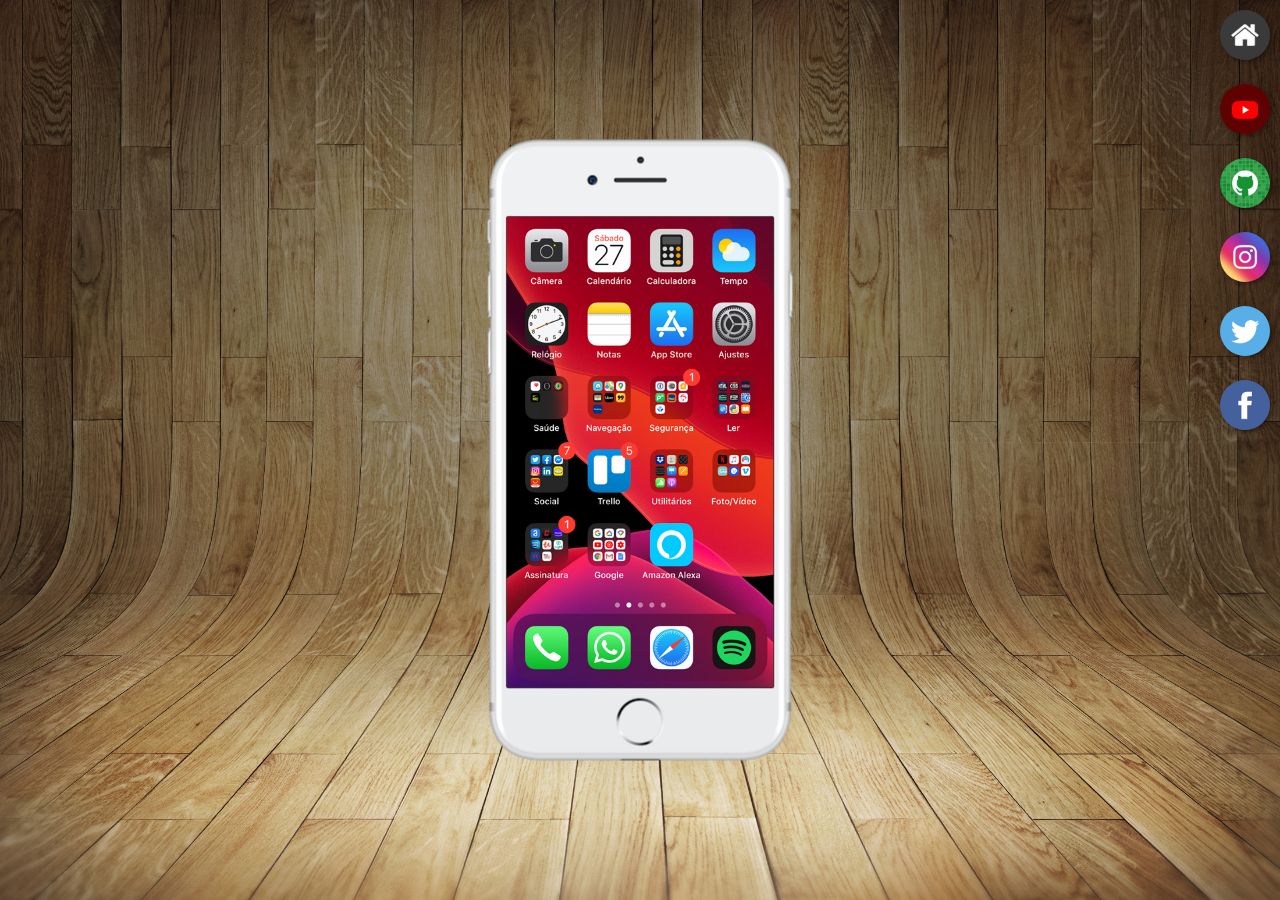
<file: index.html>
<!DOCTYPE html>
<html lang="pt-br">
<head>
    <meta charset="UTF-8">
    <meta name="viewport" content="width=device-width, initial-scale=1.0">
    <title>Projeto Redes Sociais</title>
    <link rel="shortcut icon" href="favicon.ico" type="image/x-icon">
    <link rel="stylesheet" href="estilos/style.css">
</head>
<body>
    
    <main>
        <section id="telefone">
            <iframe src="home.html" name="tela" id="tela"  frameborder="0"></iframe>            
        </section>

        <section id="redes-sociais">
           <a href="home.html" target="tela"><img src="imagens/logo-home.jpg" alt="home"></a><br>
           <a href="youtube.html" target="tela"><img src="imagens/logo-youtube.jpg" alt="YouTube"></a><br>
           <a href="github.html" target="tela"><img src="imagens/logo-github.jpg" alt="GitHub"></a><br>
           <a href="instagram.html" target="tela"><img src="imagens/logo-instagram.jpg" alt="Instagram"></a><br>
           <a href="twitter.html" target="tela"><img src="imagens/logo-twitter.jpg" alt="Twitter"></a><br>
           <a href="facebook.html" target="tela"><img src="imagens/logo-facebook.jpg" alt="Facebook"></a><br>

        </section>
    </main>
</body>
</html>
</file>
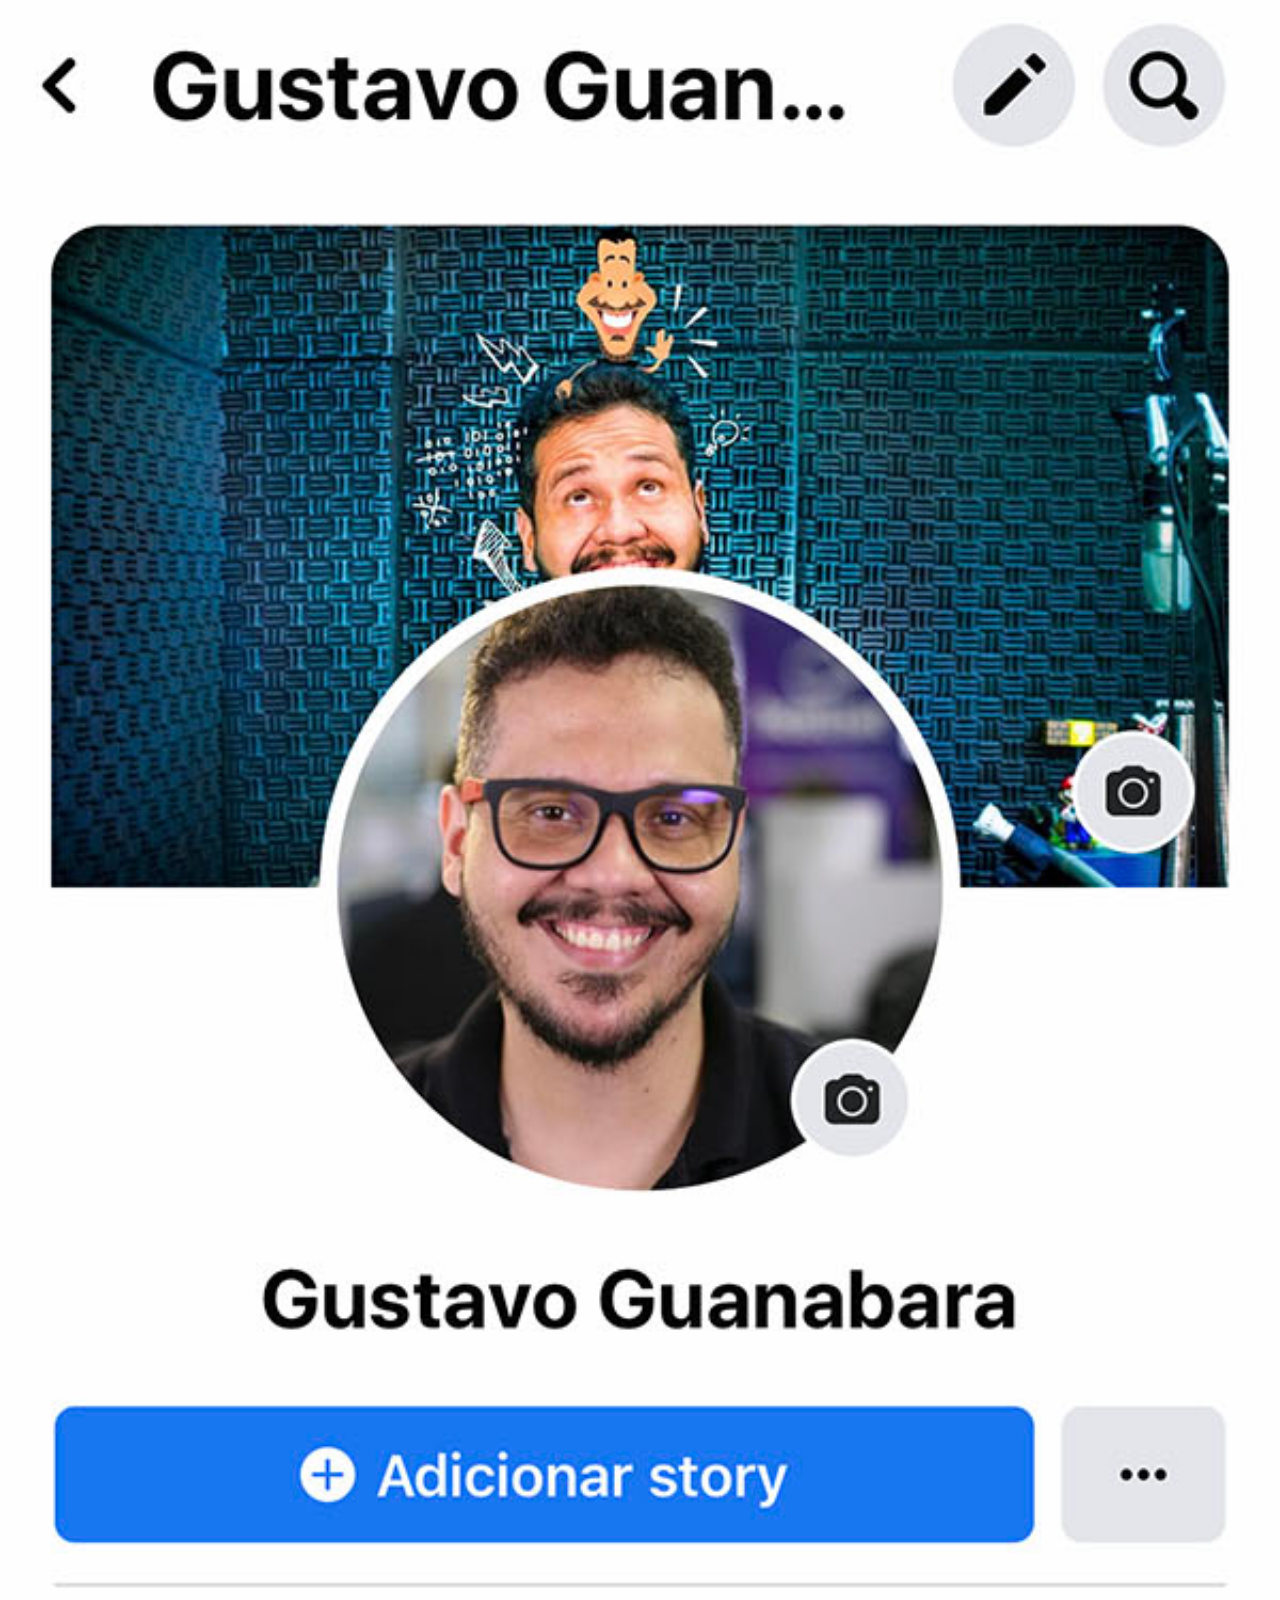
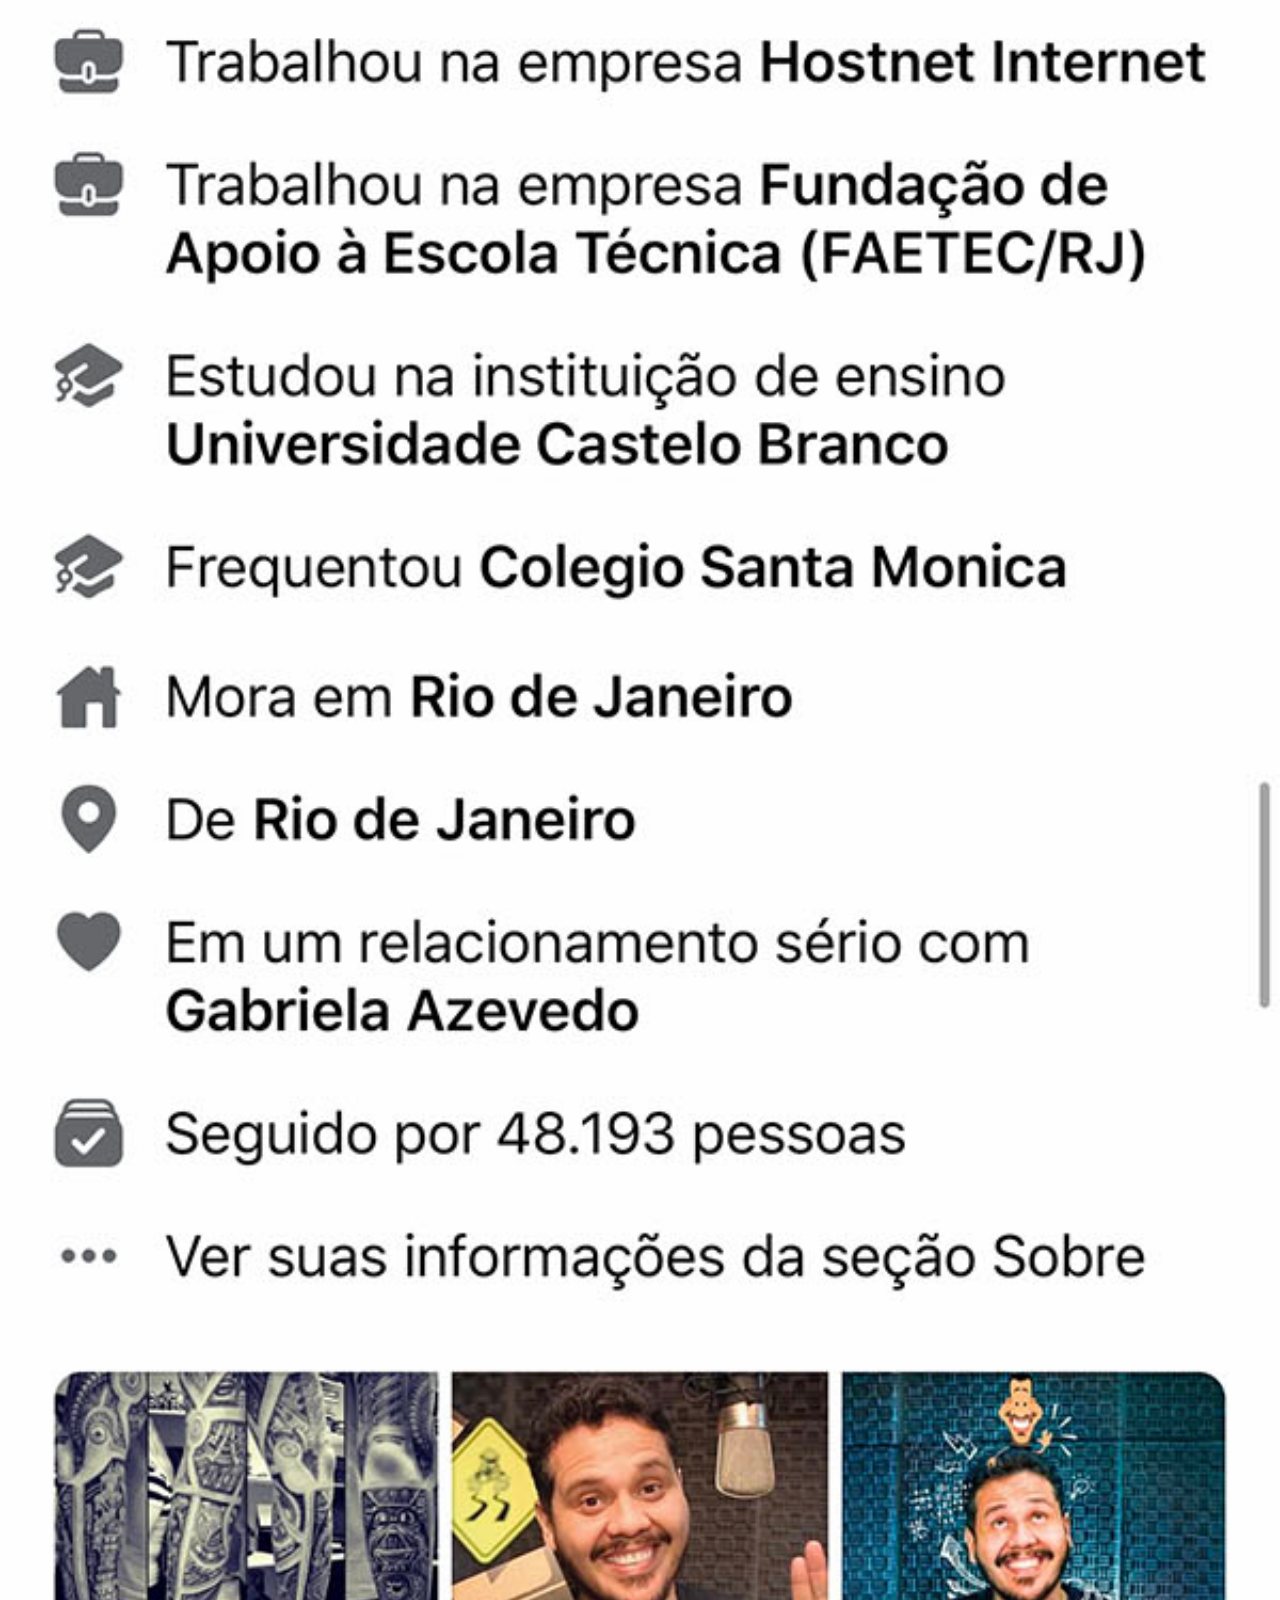
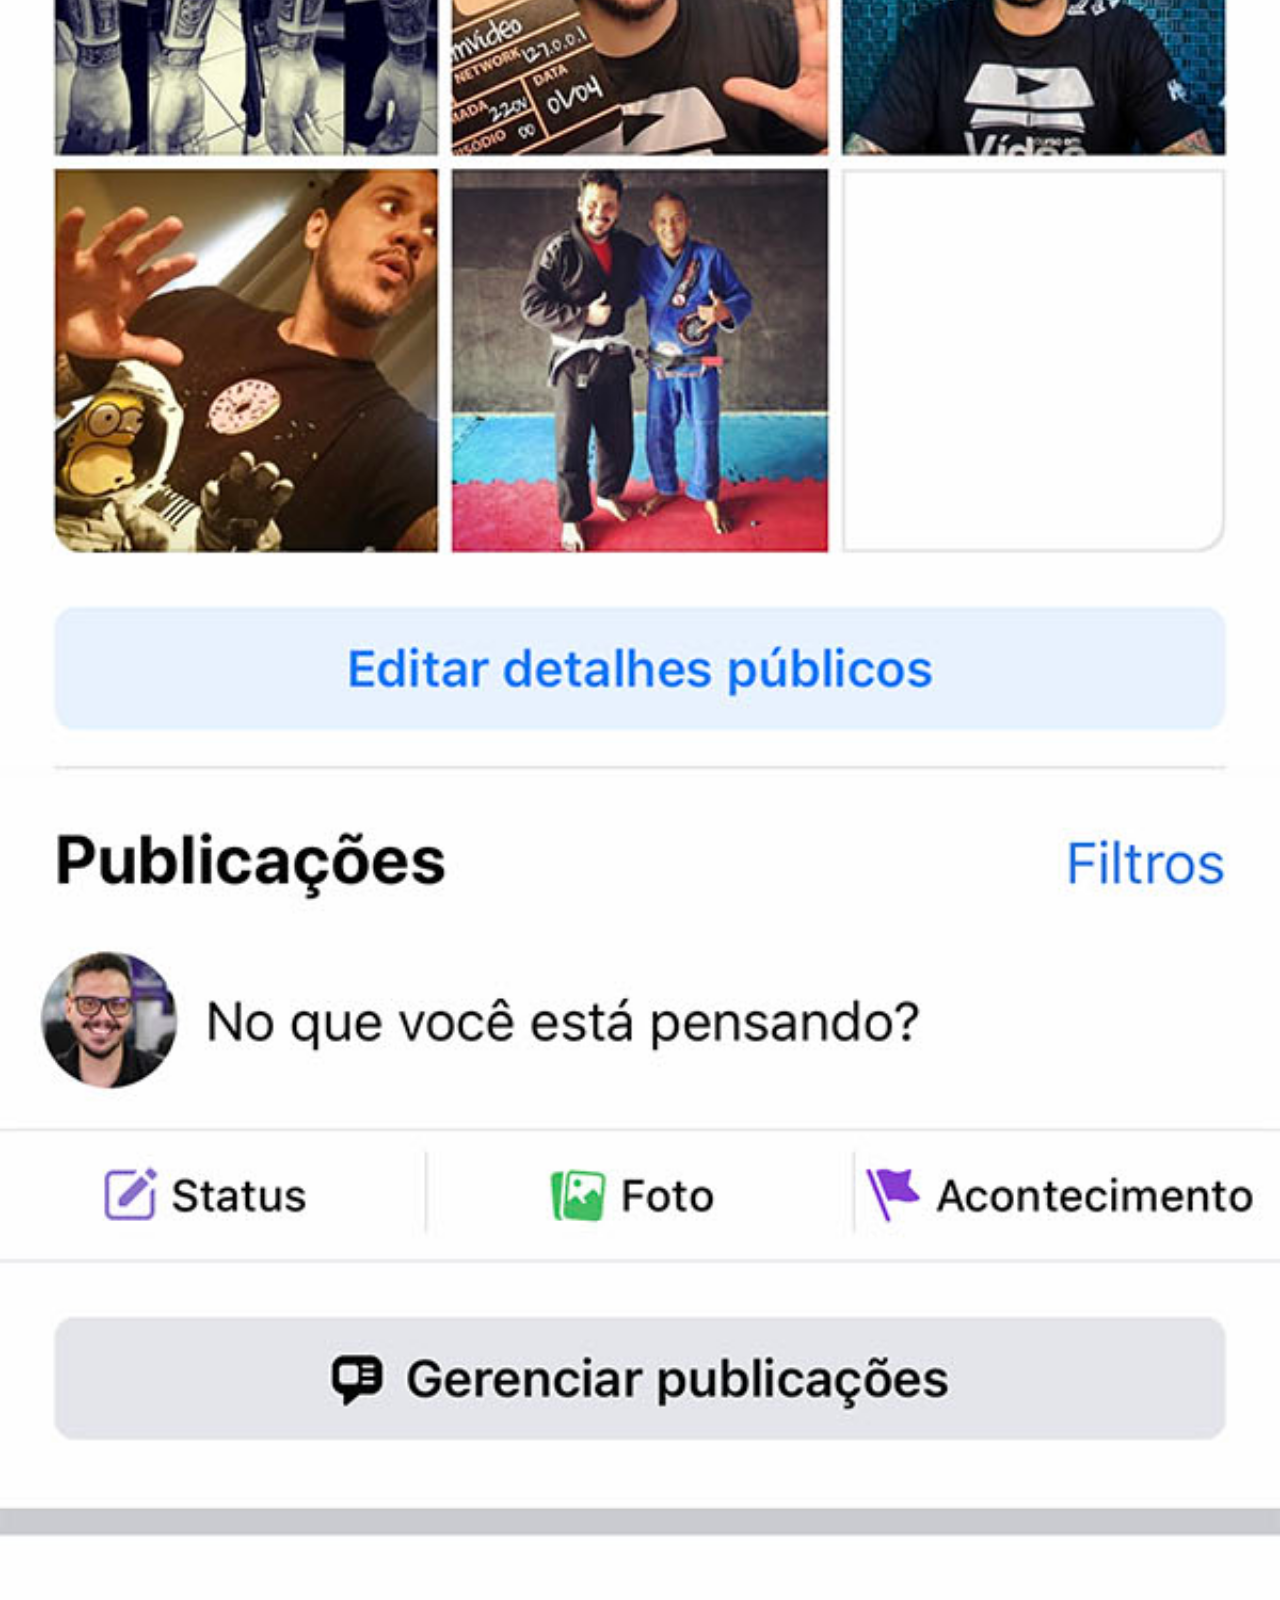
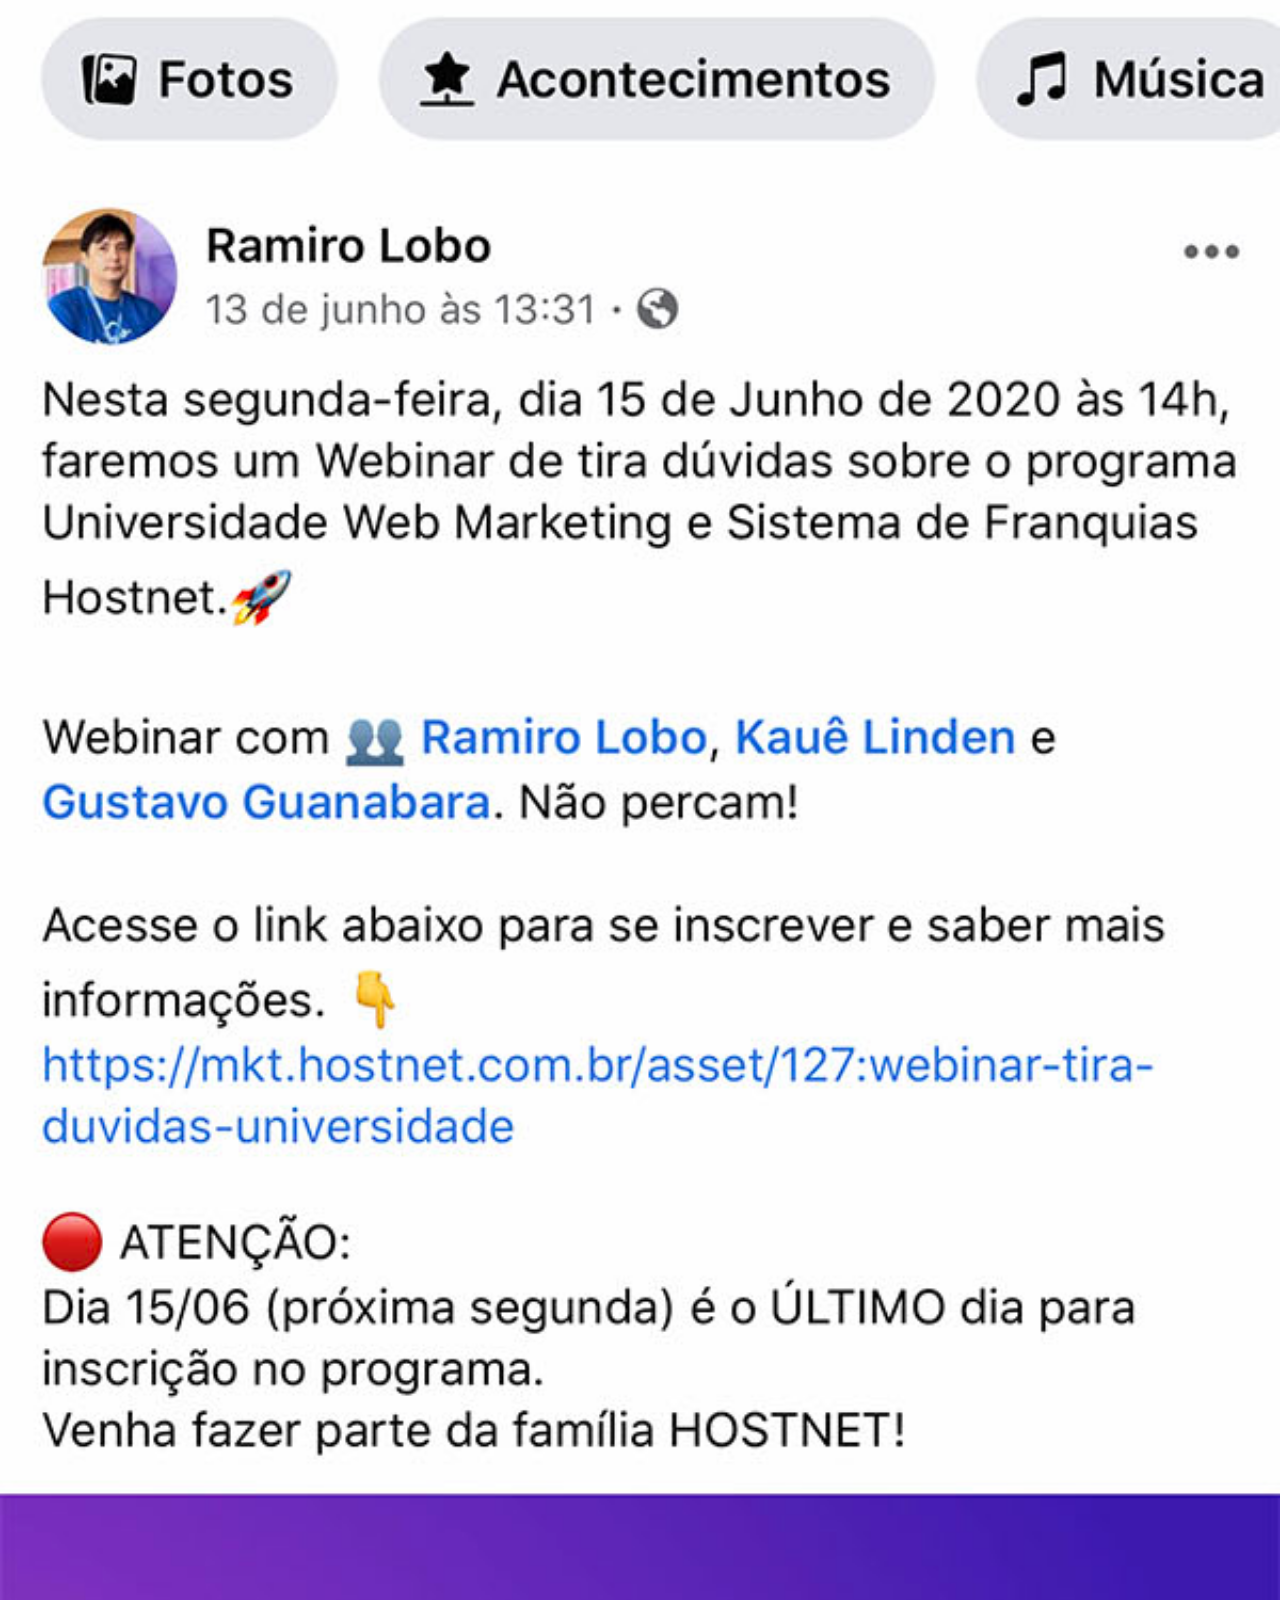
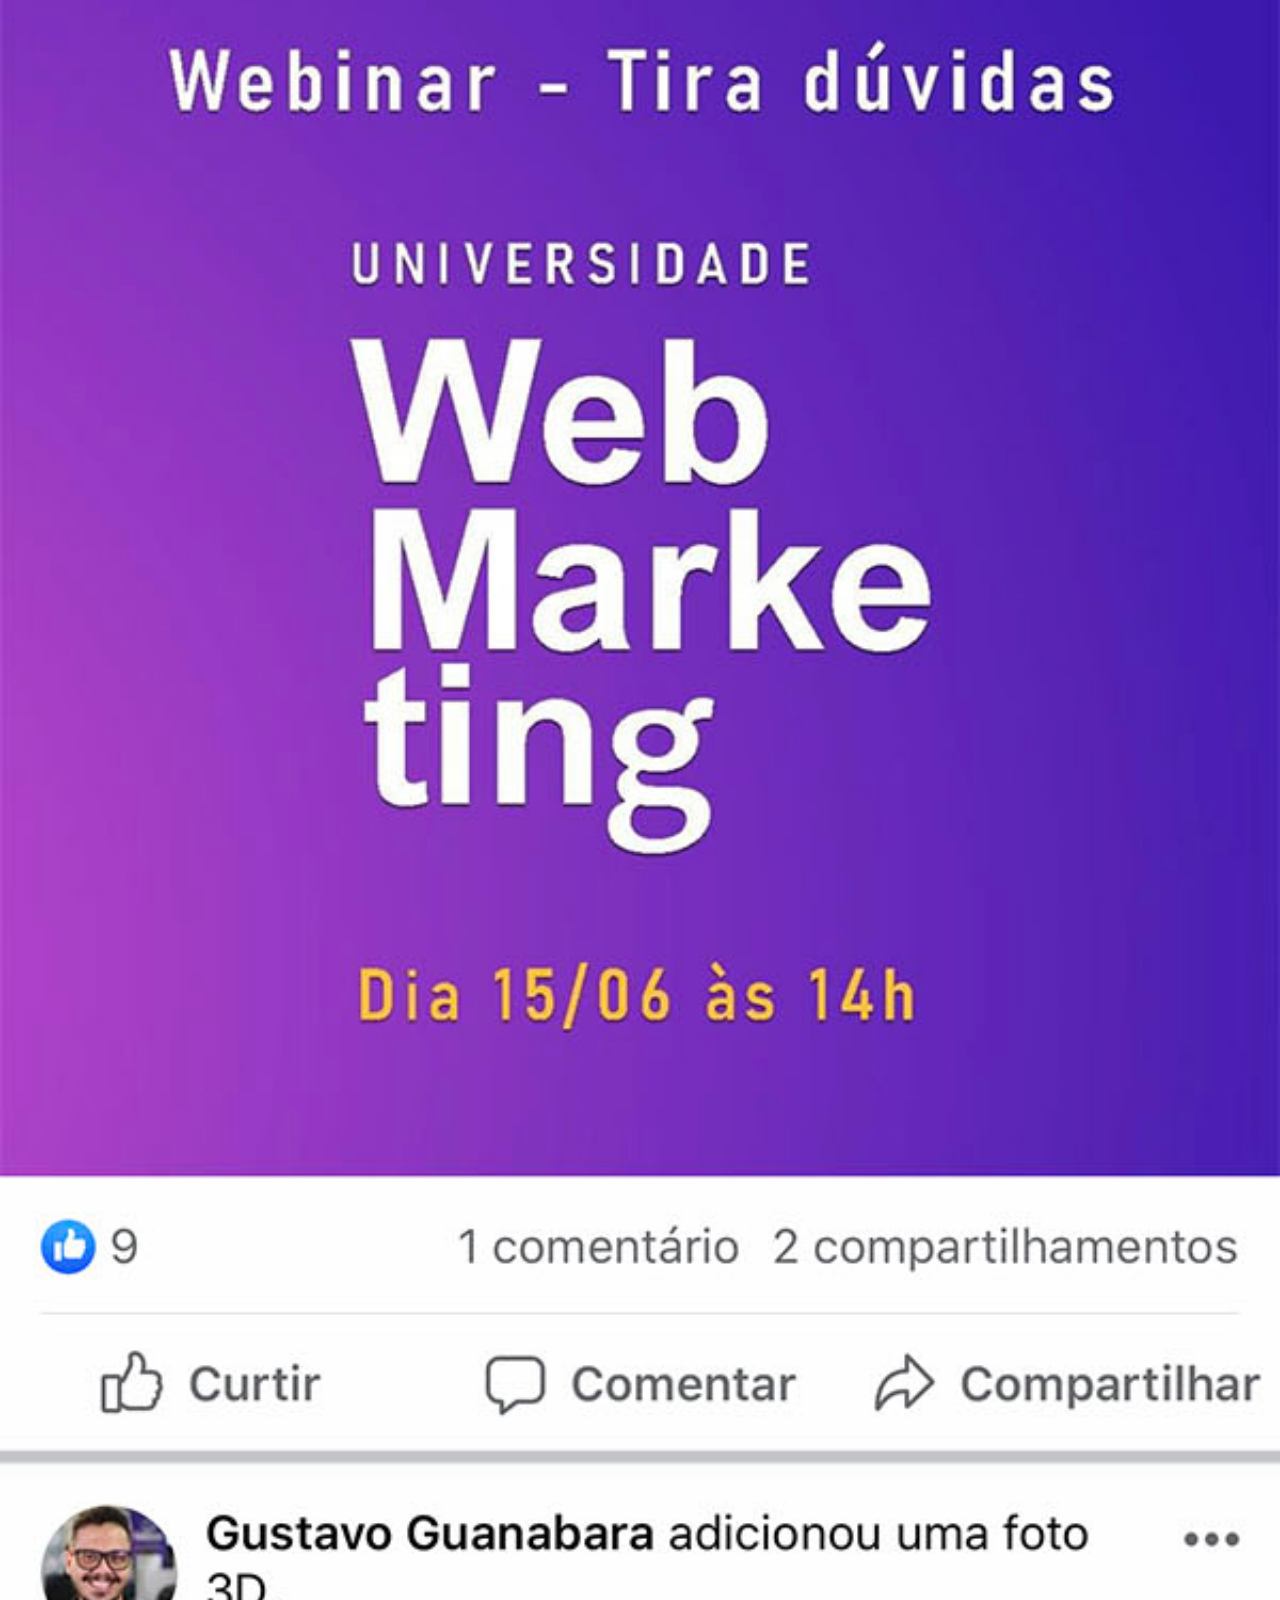
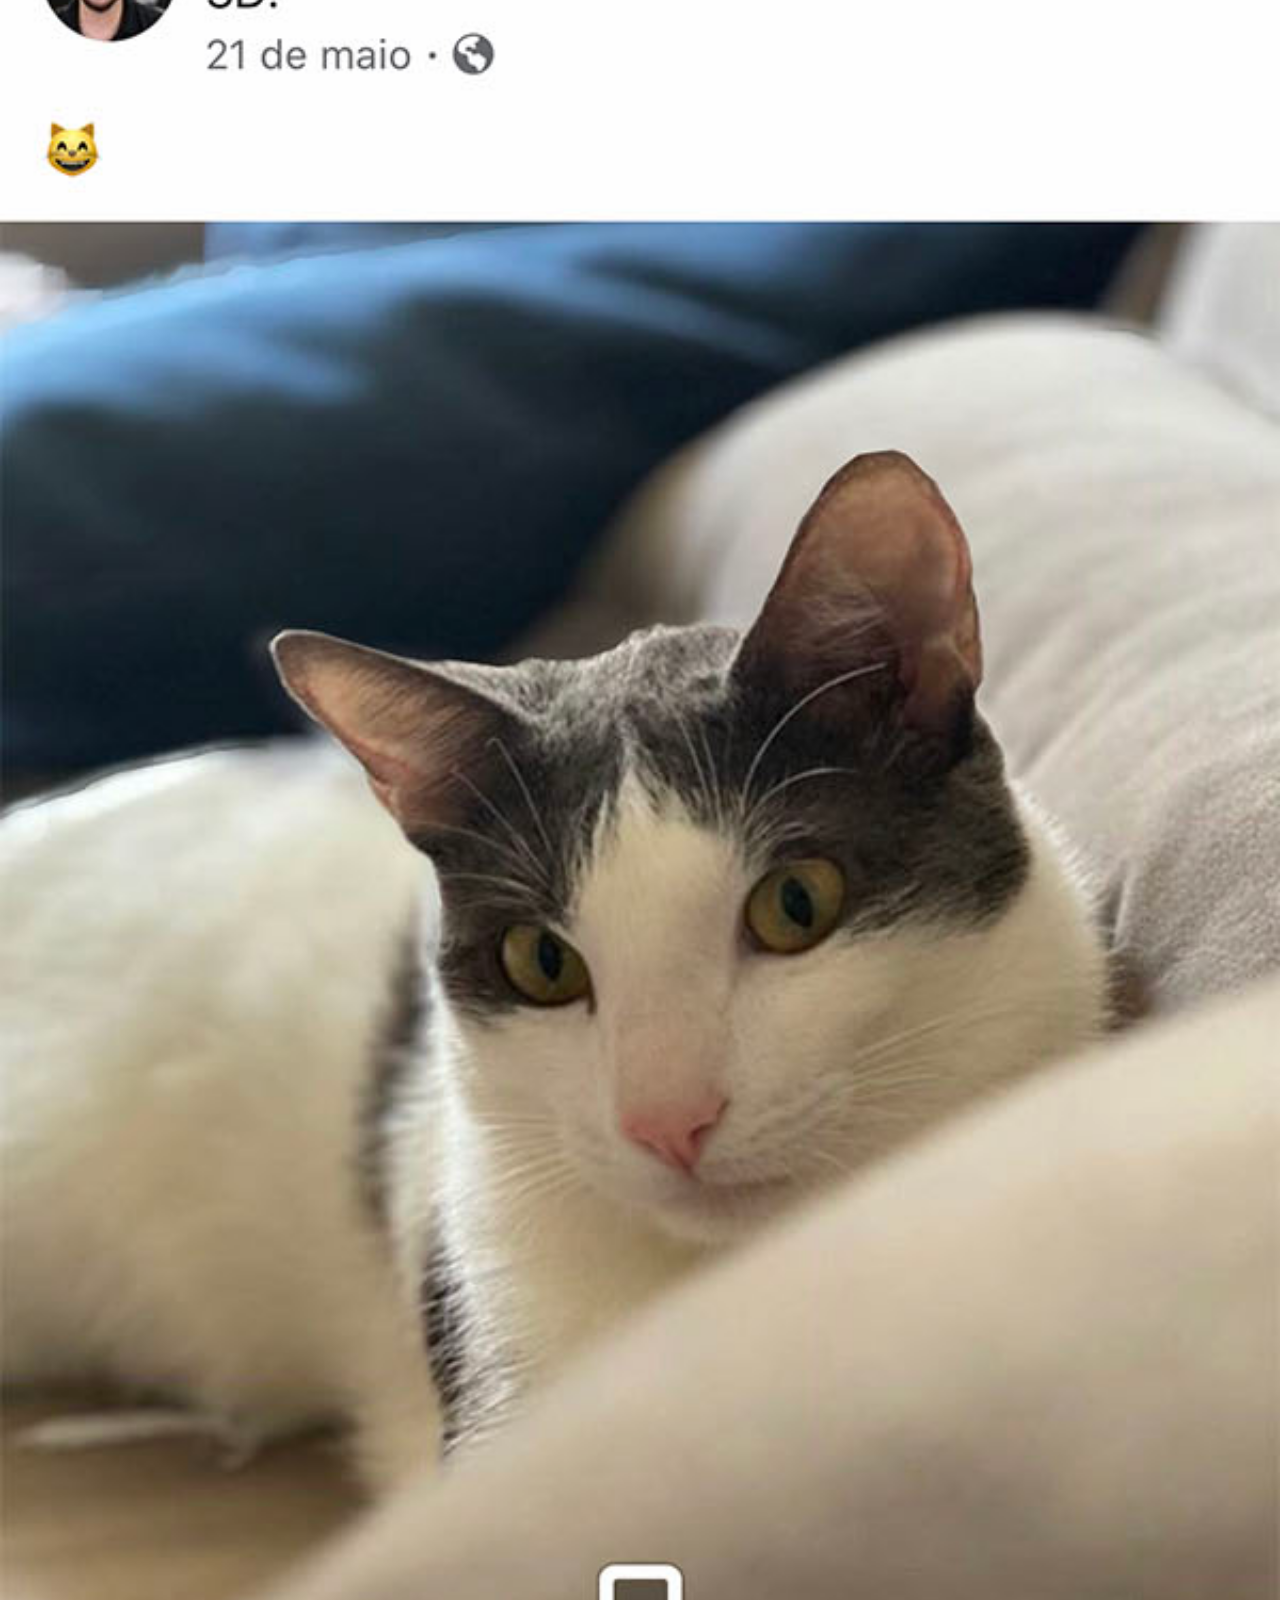
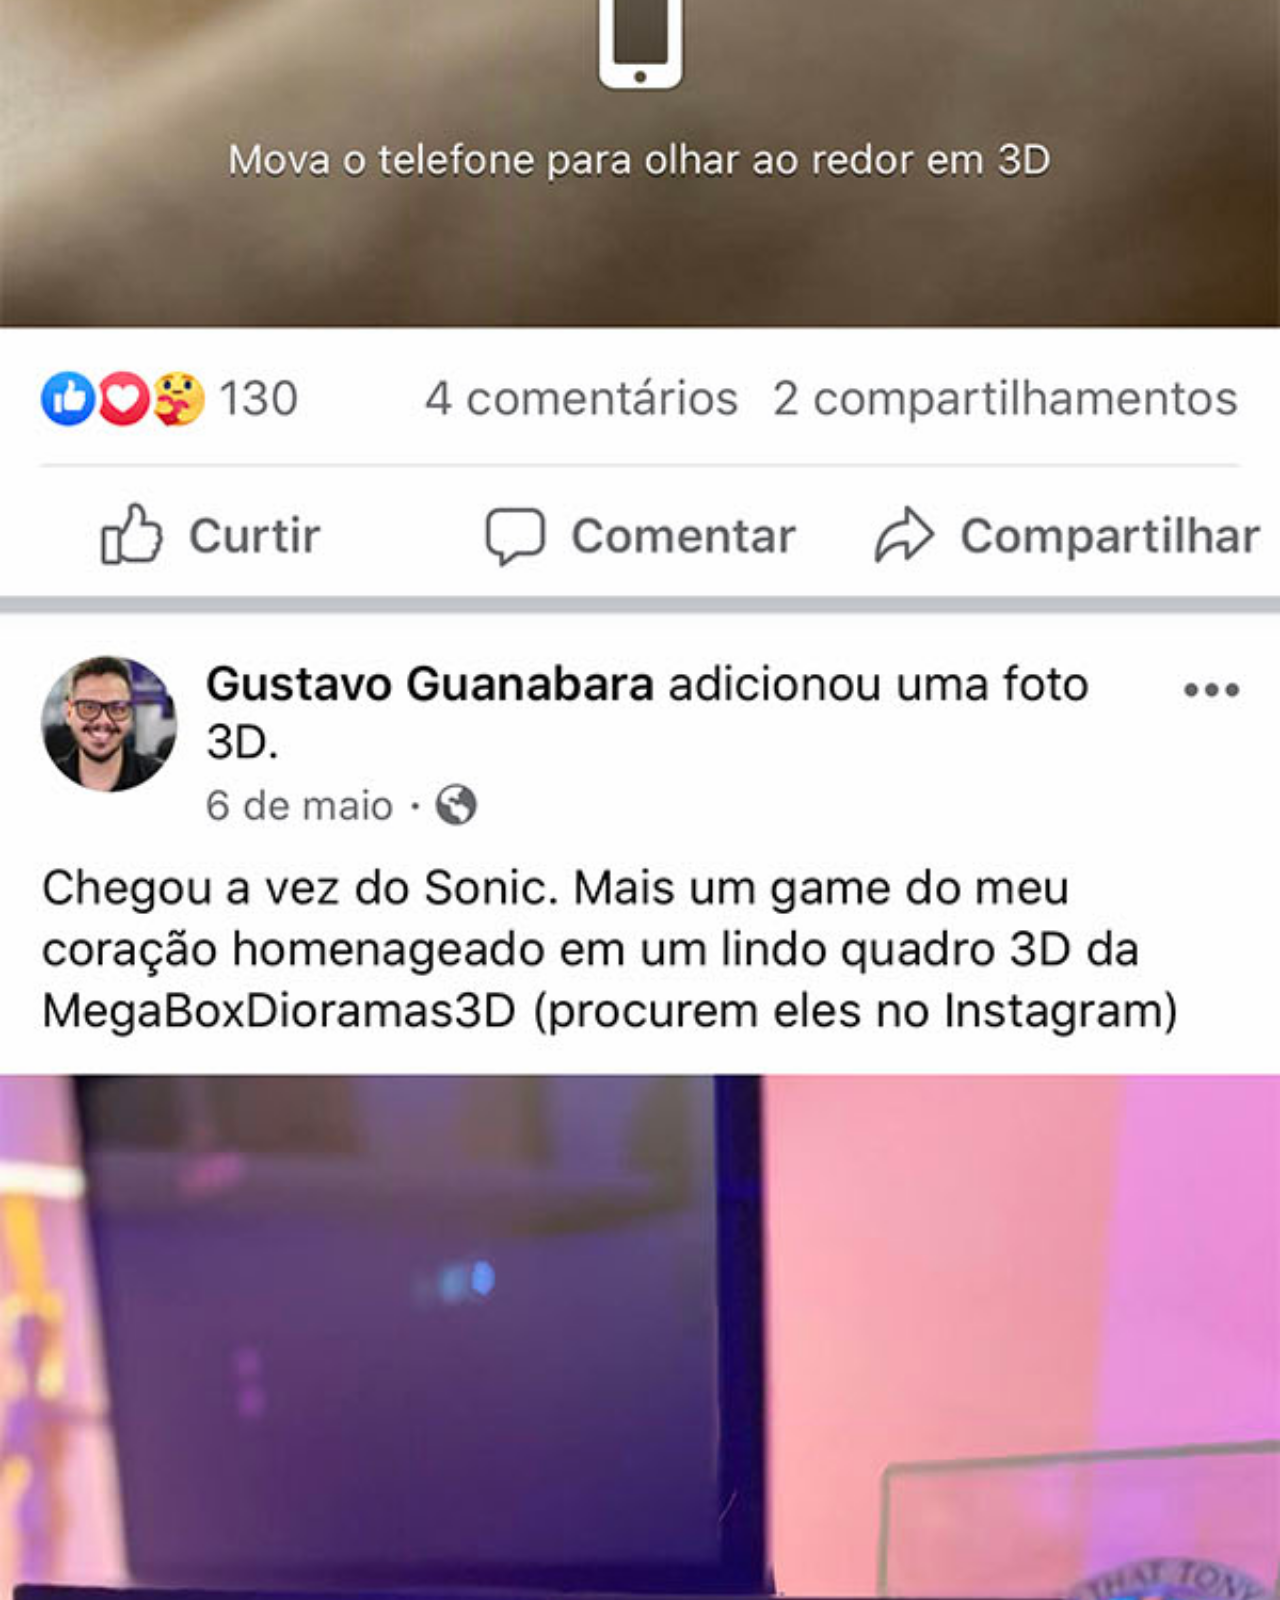
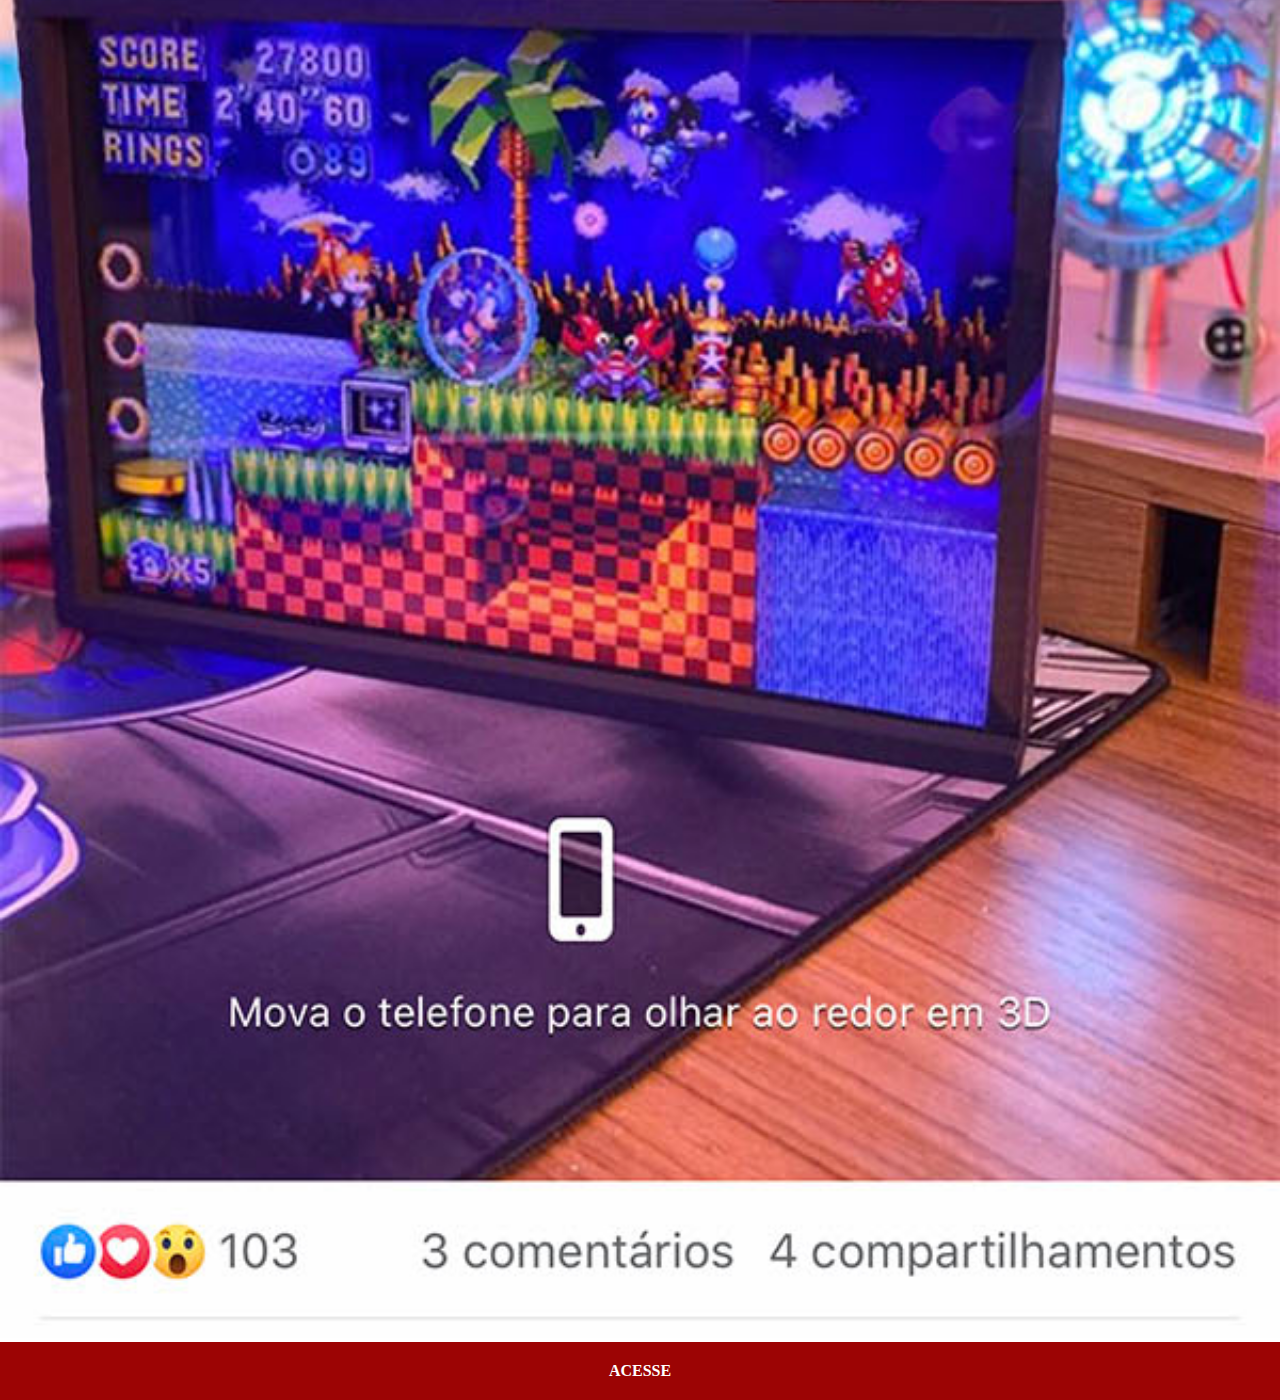
<file: facebook.html>
<!DOCTYPE html>
<html lang="pt-br">
<head>
    <meta charset="UTF-8">
    <meta name="viewport" content="width=device-width, initial-scale=1.0">
    <title>Facebook</title>
    <link rel="stylesheet" href="estilos/social.css">
</head>
<body>
    <img src="imagens/tela-facebook.jpg" alt="Facebook">
    <a href="https://www.facebook.com/gustavoguanabara" target="_blank">ACESSE</a>

    
</body>
</html>
</file>
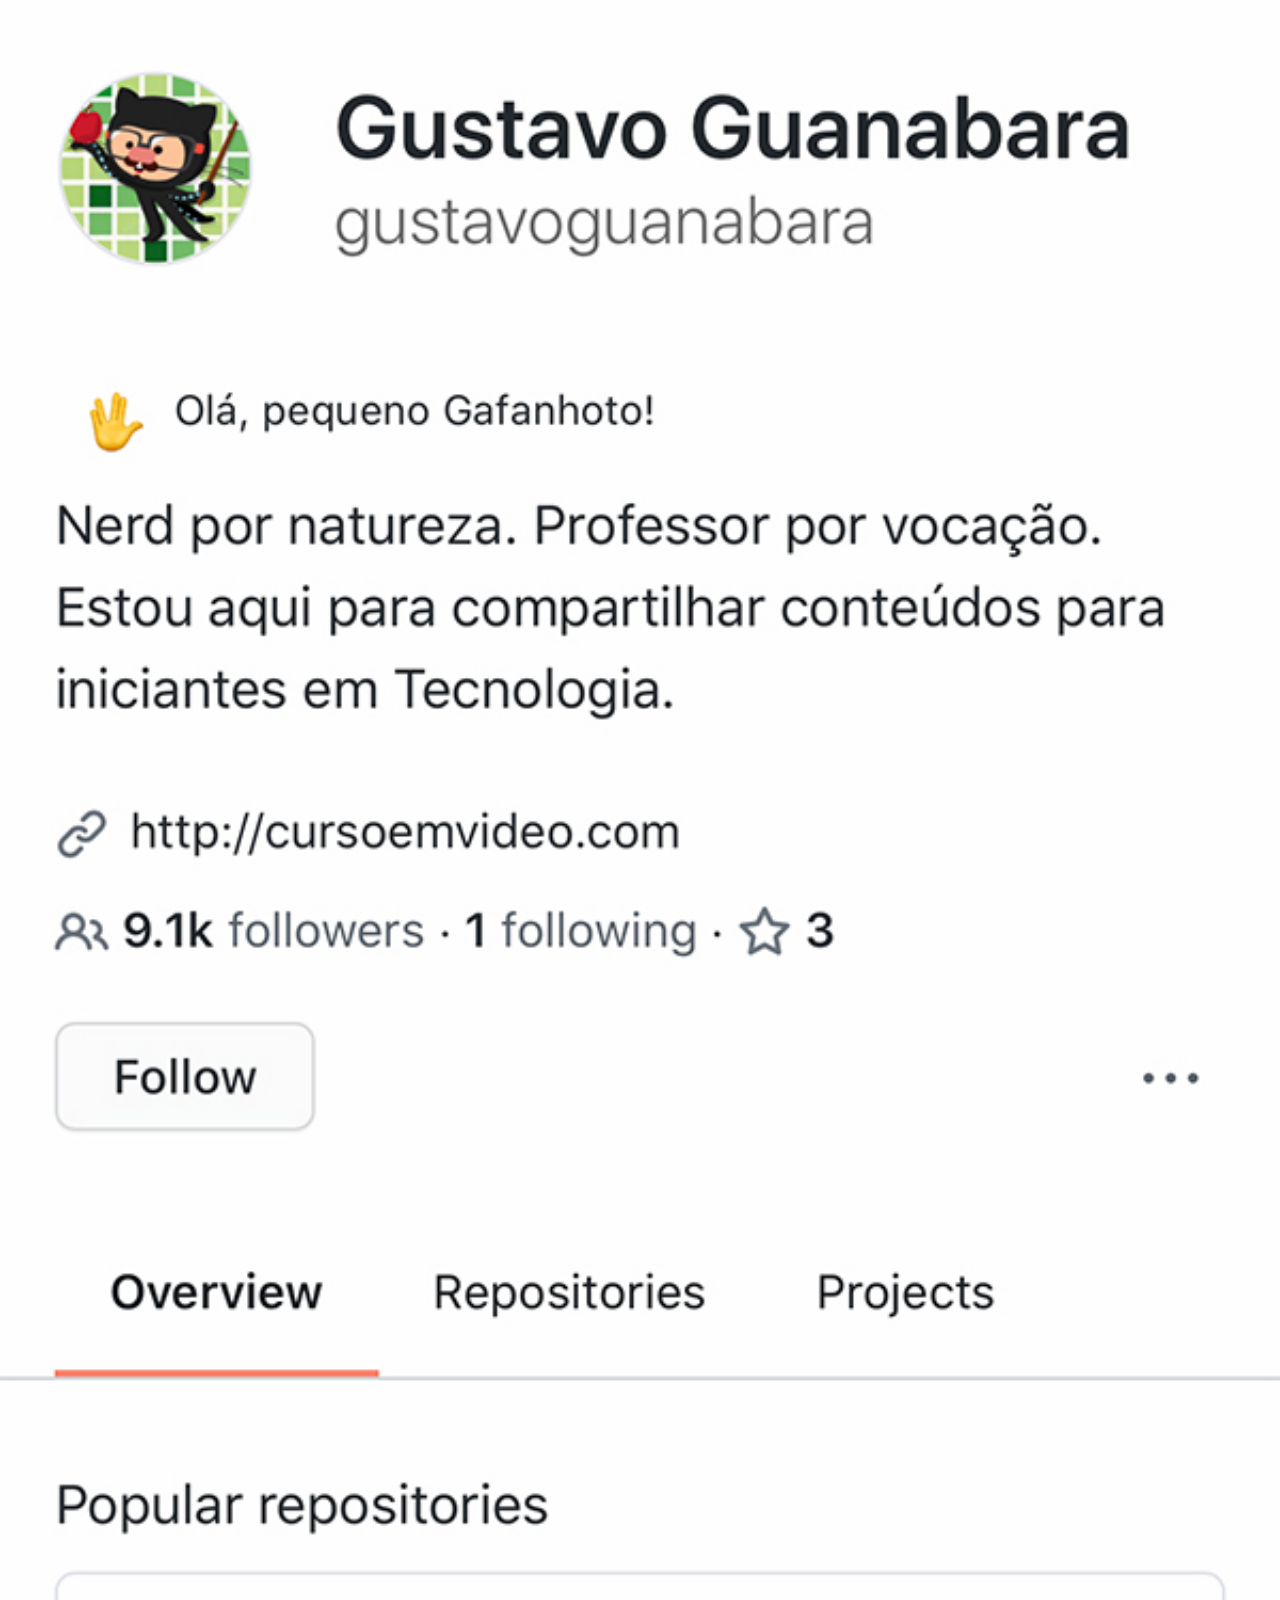
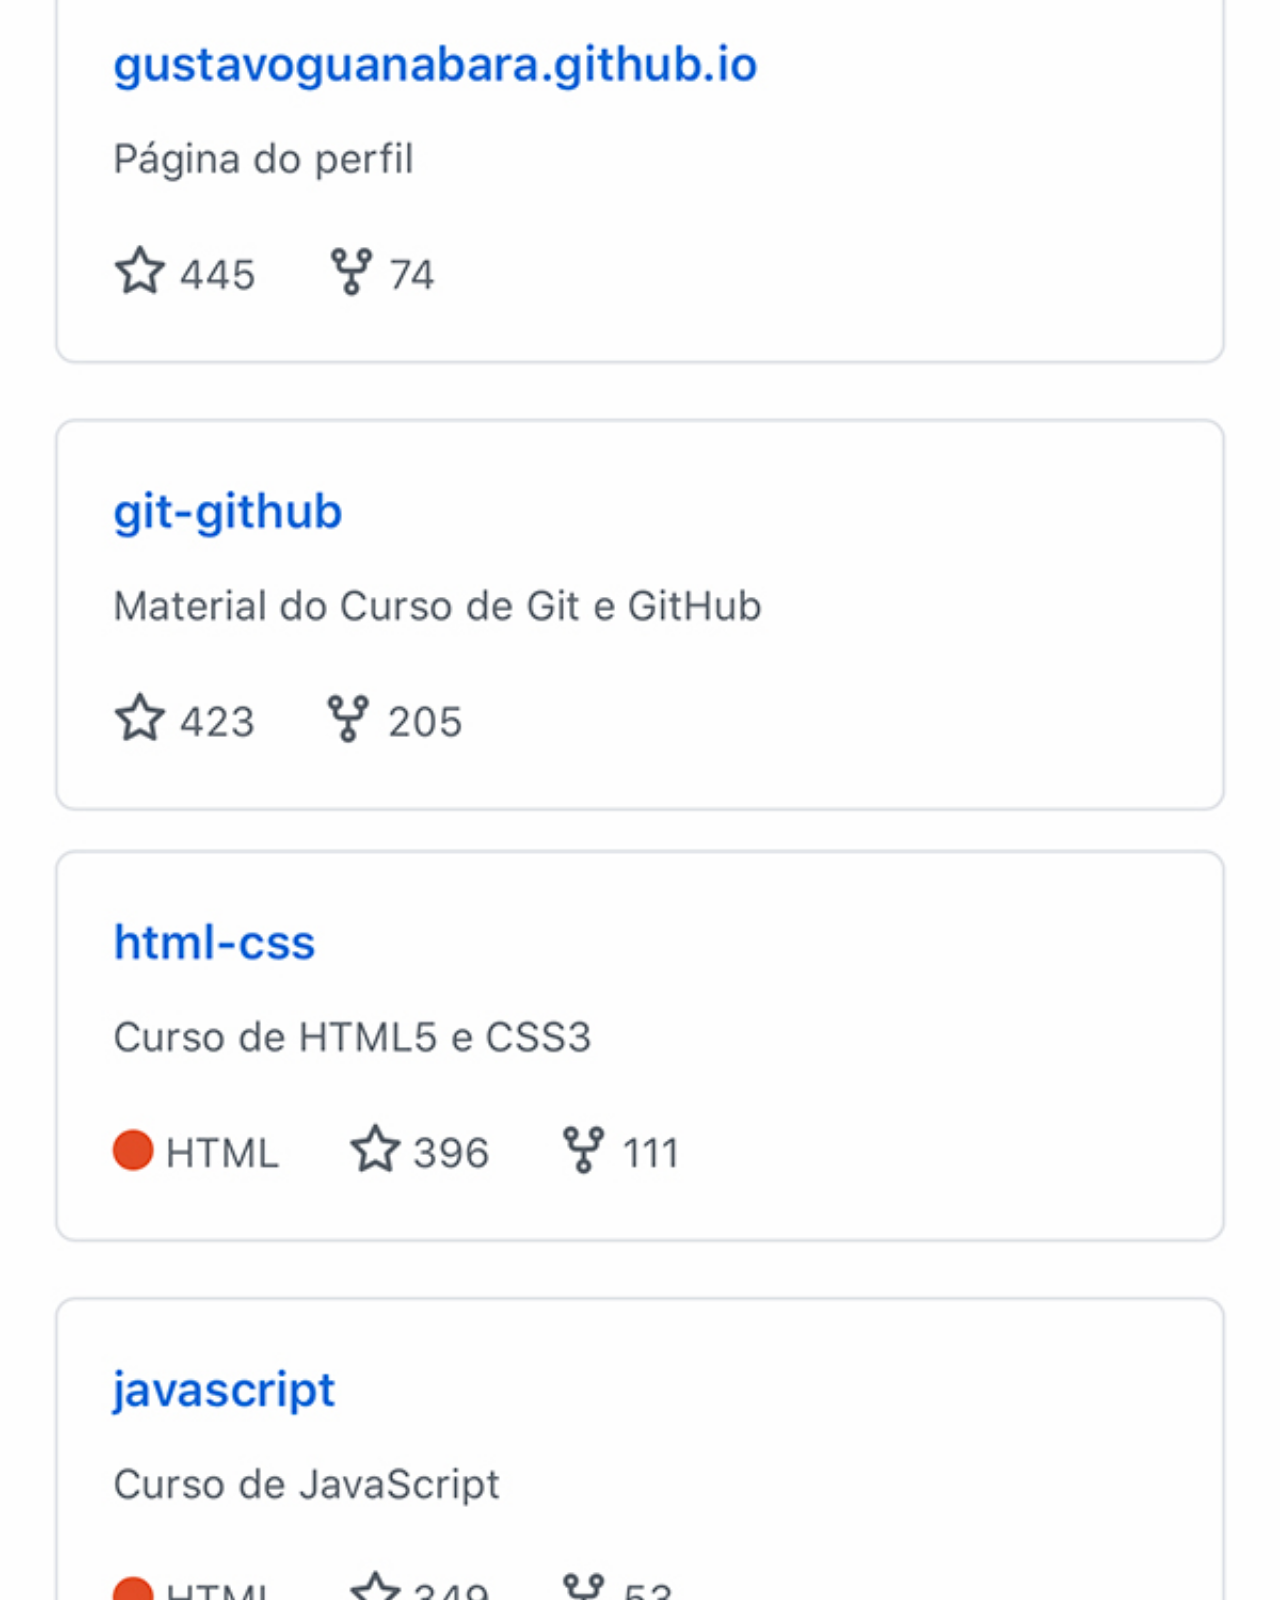
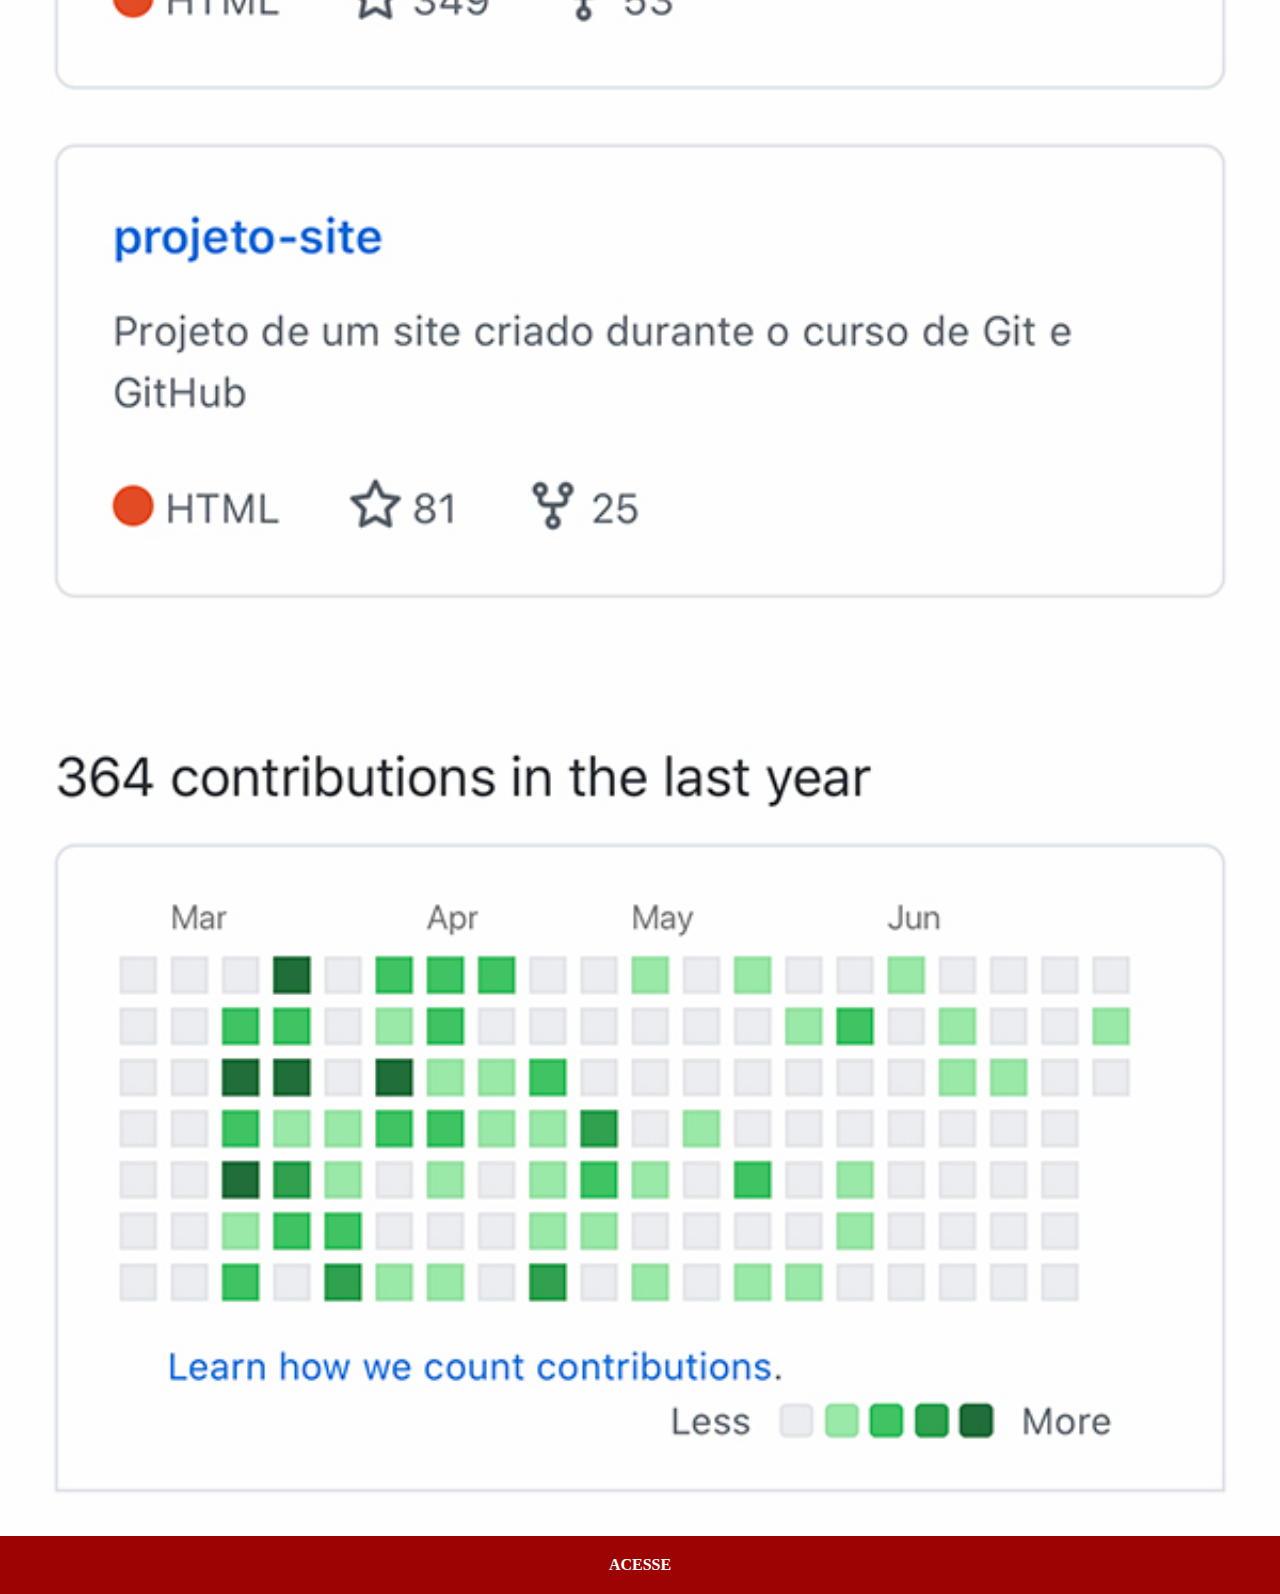
<file: github.html>
<!DOCTYPE html>
<html lang="en">
<head>
    <meta charset="UTF-8">
    <meta name="viewport" content="width=device-width, initial-scale=1.0">
    <title>Document</title>
    <link rel="stylesheet" href="estilos/social.css">
</head>
<body>
    <img src="imagens/tela-github.jpg" alt="GitHub">
    <a href="https://www.github.com/gustavoguanabara" target="_blank">ACESSE</a>

</body>
</html>
</file>
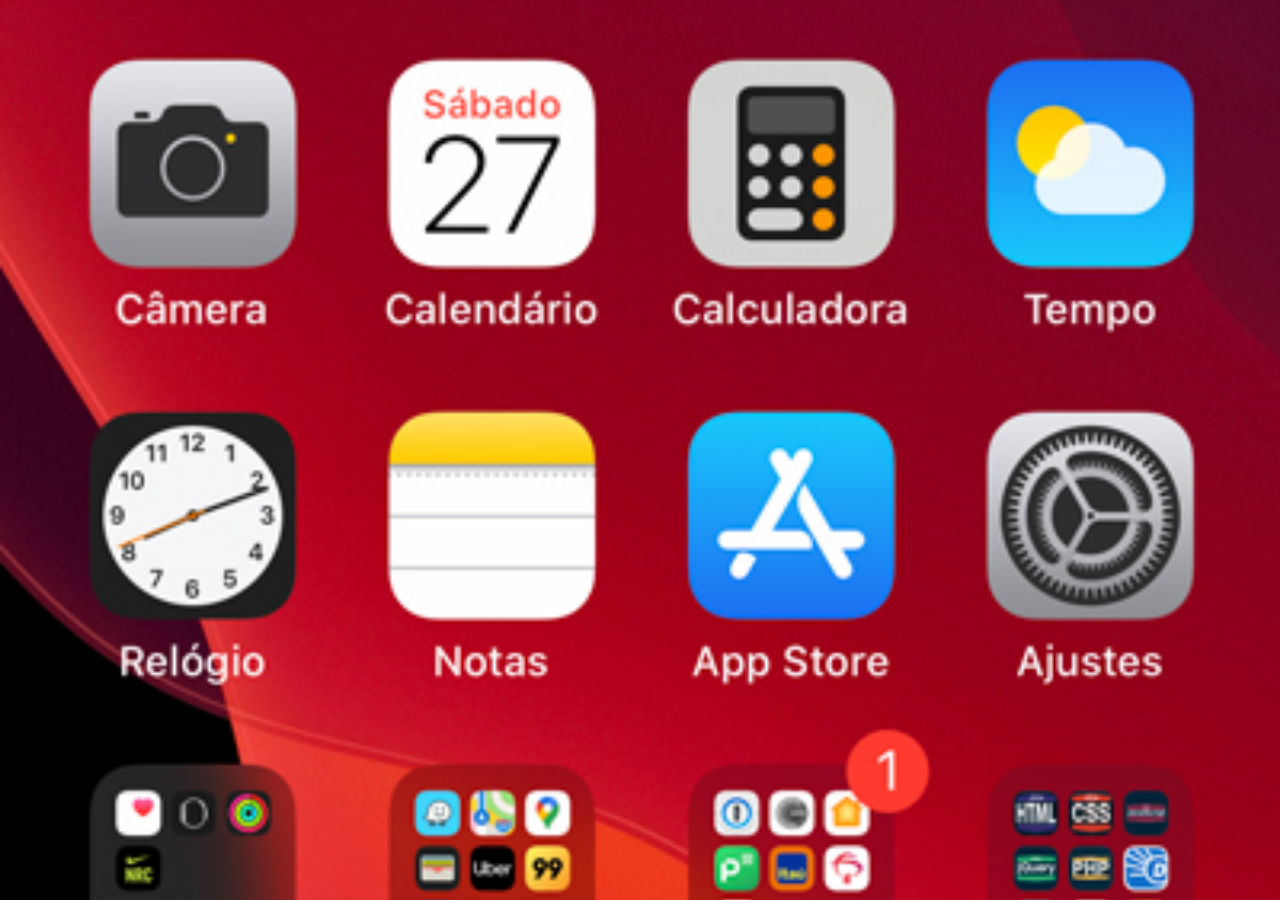
<file: home.html>
<!DOCTYPE html>
<html lang="pt-br">
<head>
    <meta charset="UTF-8">
    <meta name="viewport" content="width=device-width, initial-scale=1.0">
    <title>Document</title>
    <style>
        *{
            margin: 0;
            padding: 0;
        }

        body{
            width: 100vw;
            height: 100vh;
            background: black url("imagens/tela-home.jpg") no-repeat top center;
            background-size: cover;
        }
    </style>
</head>
<body>
    
</body>
</html>
</file>
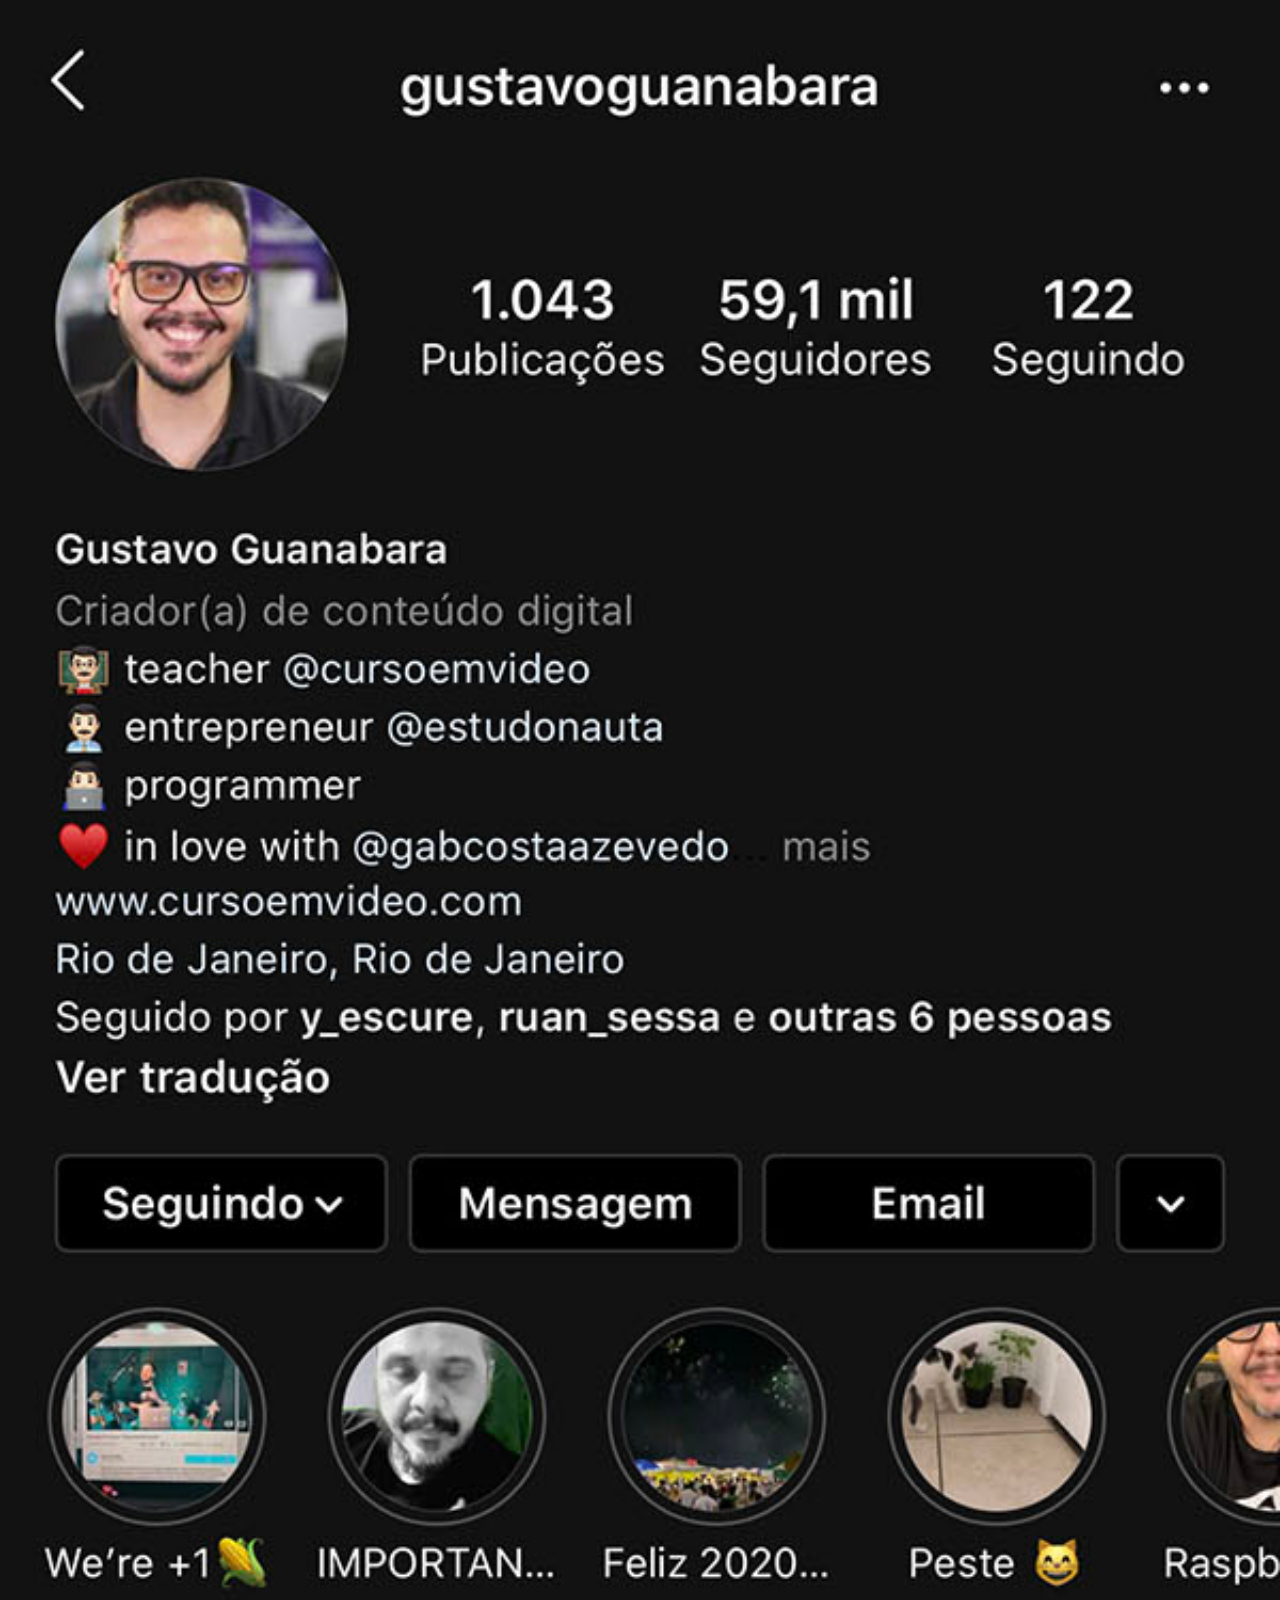
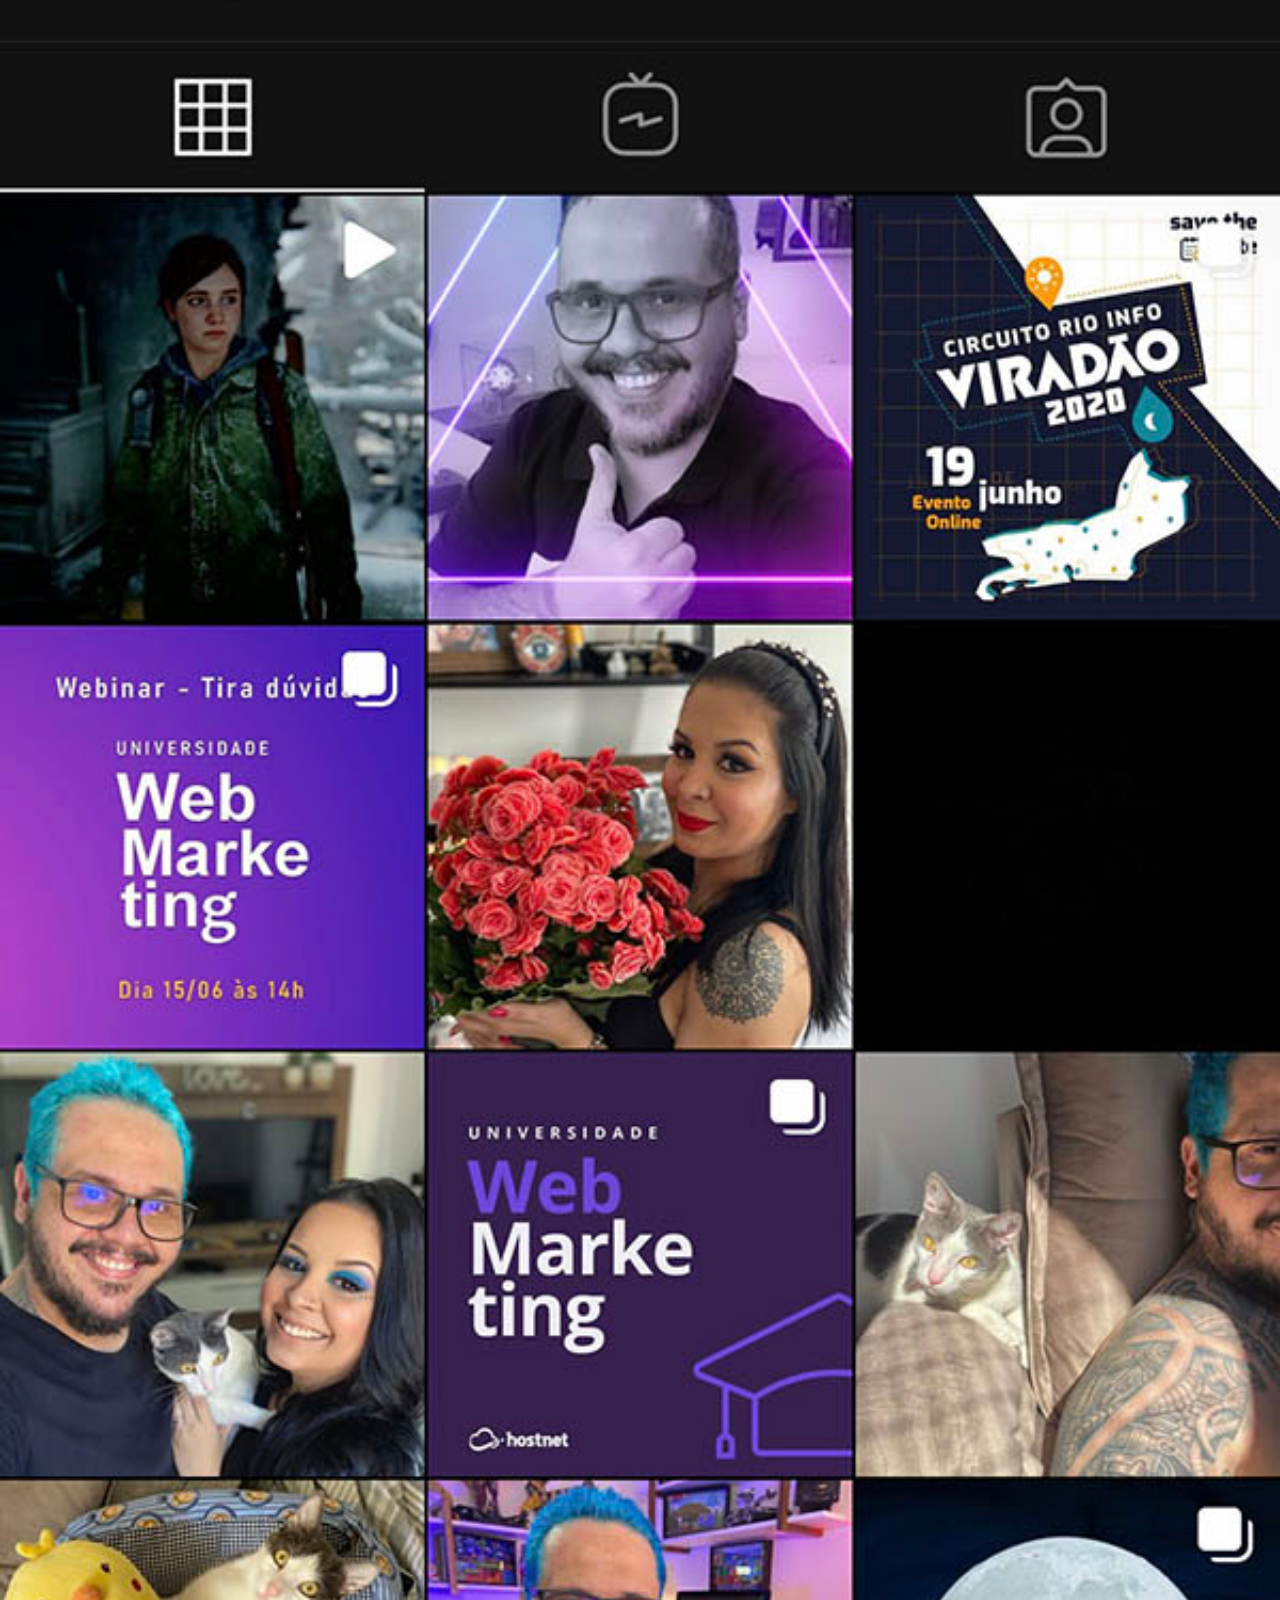
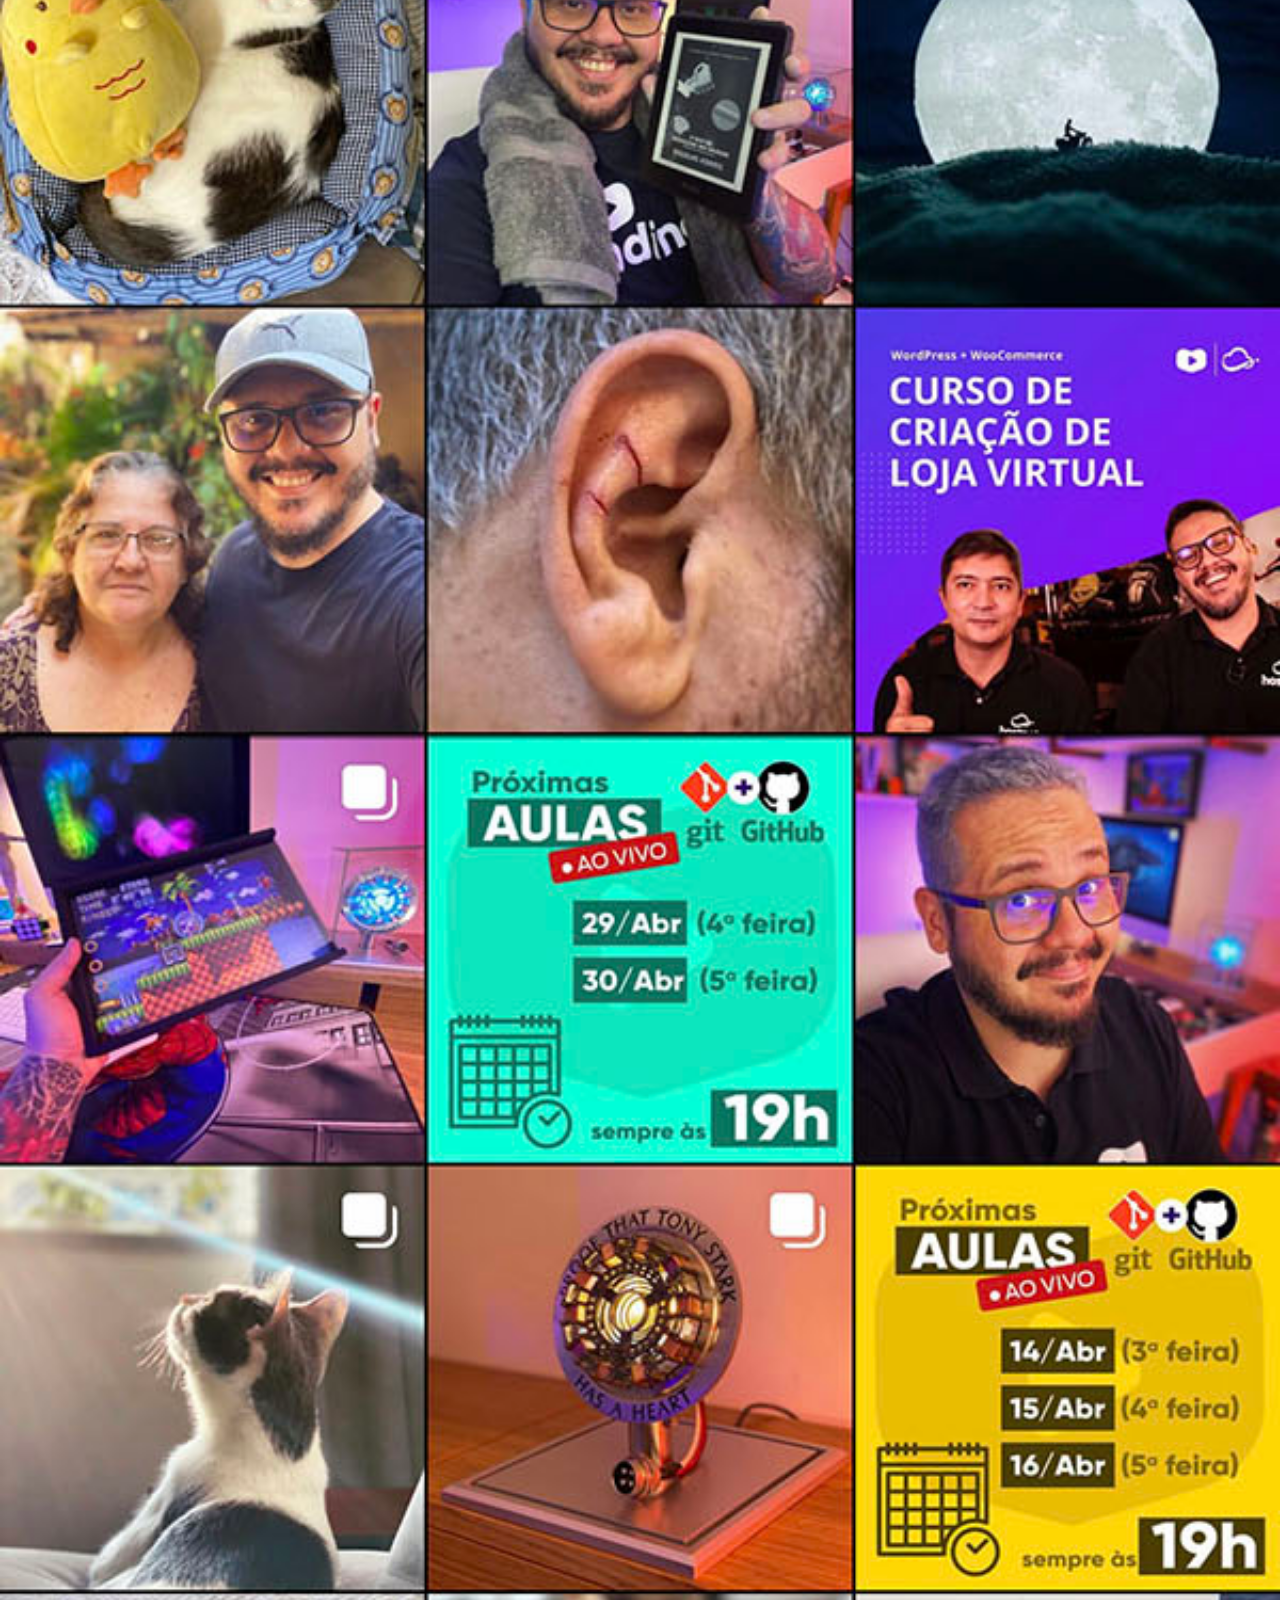
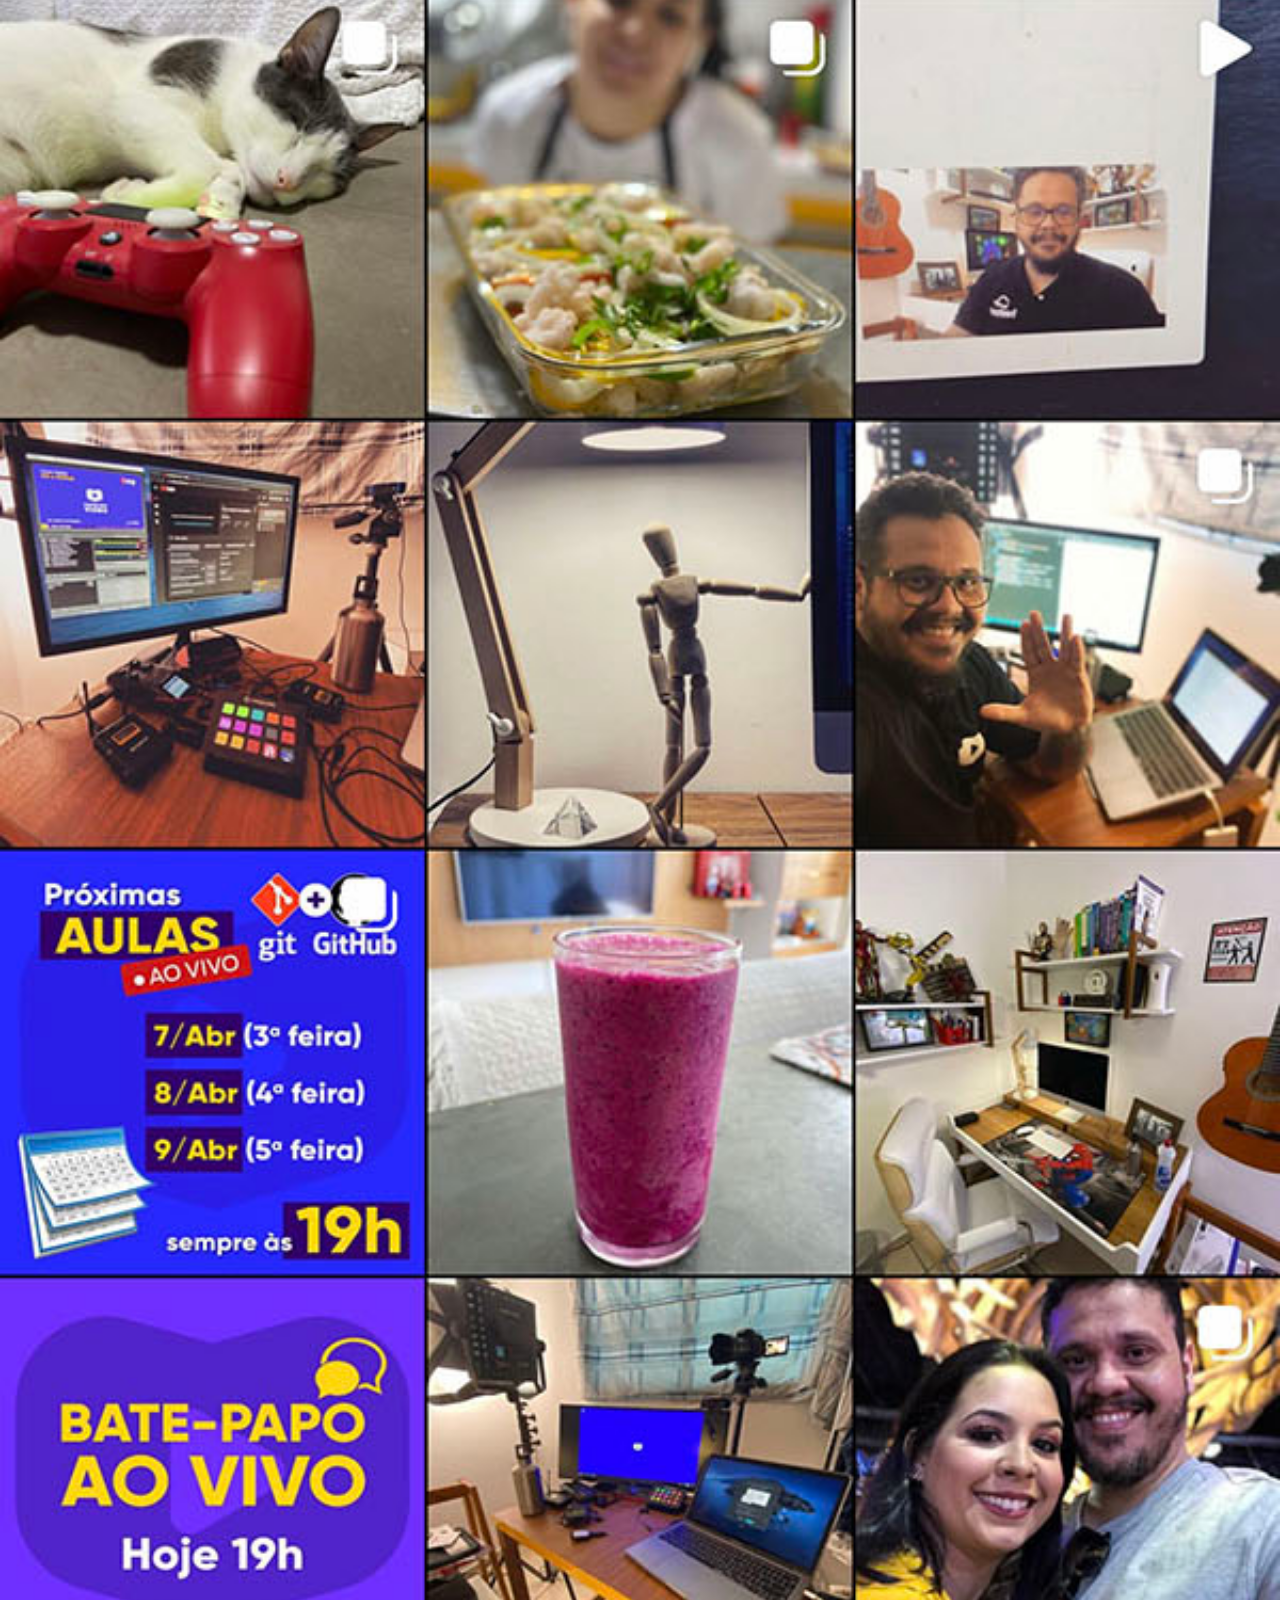
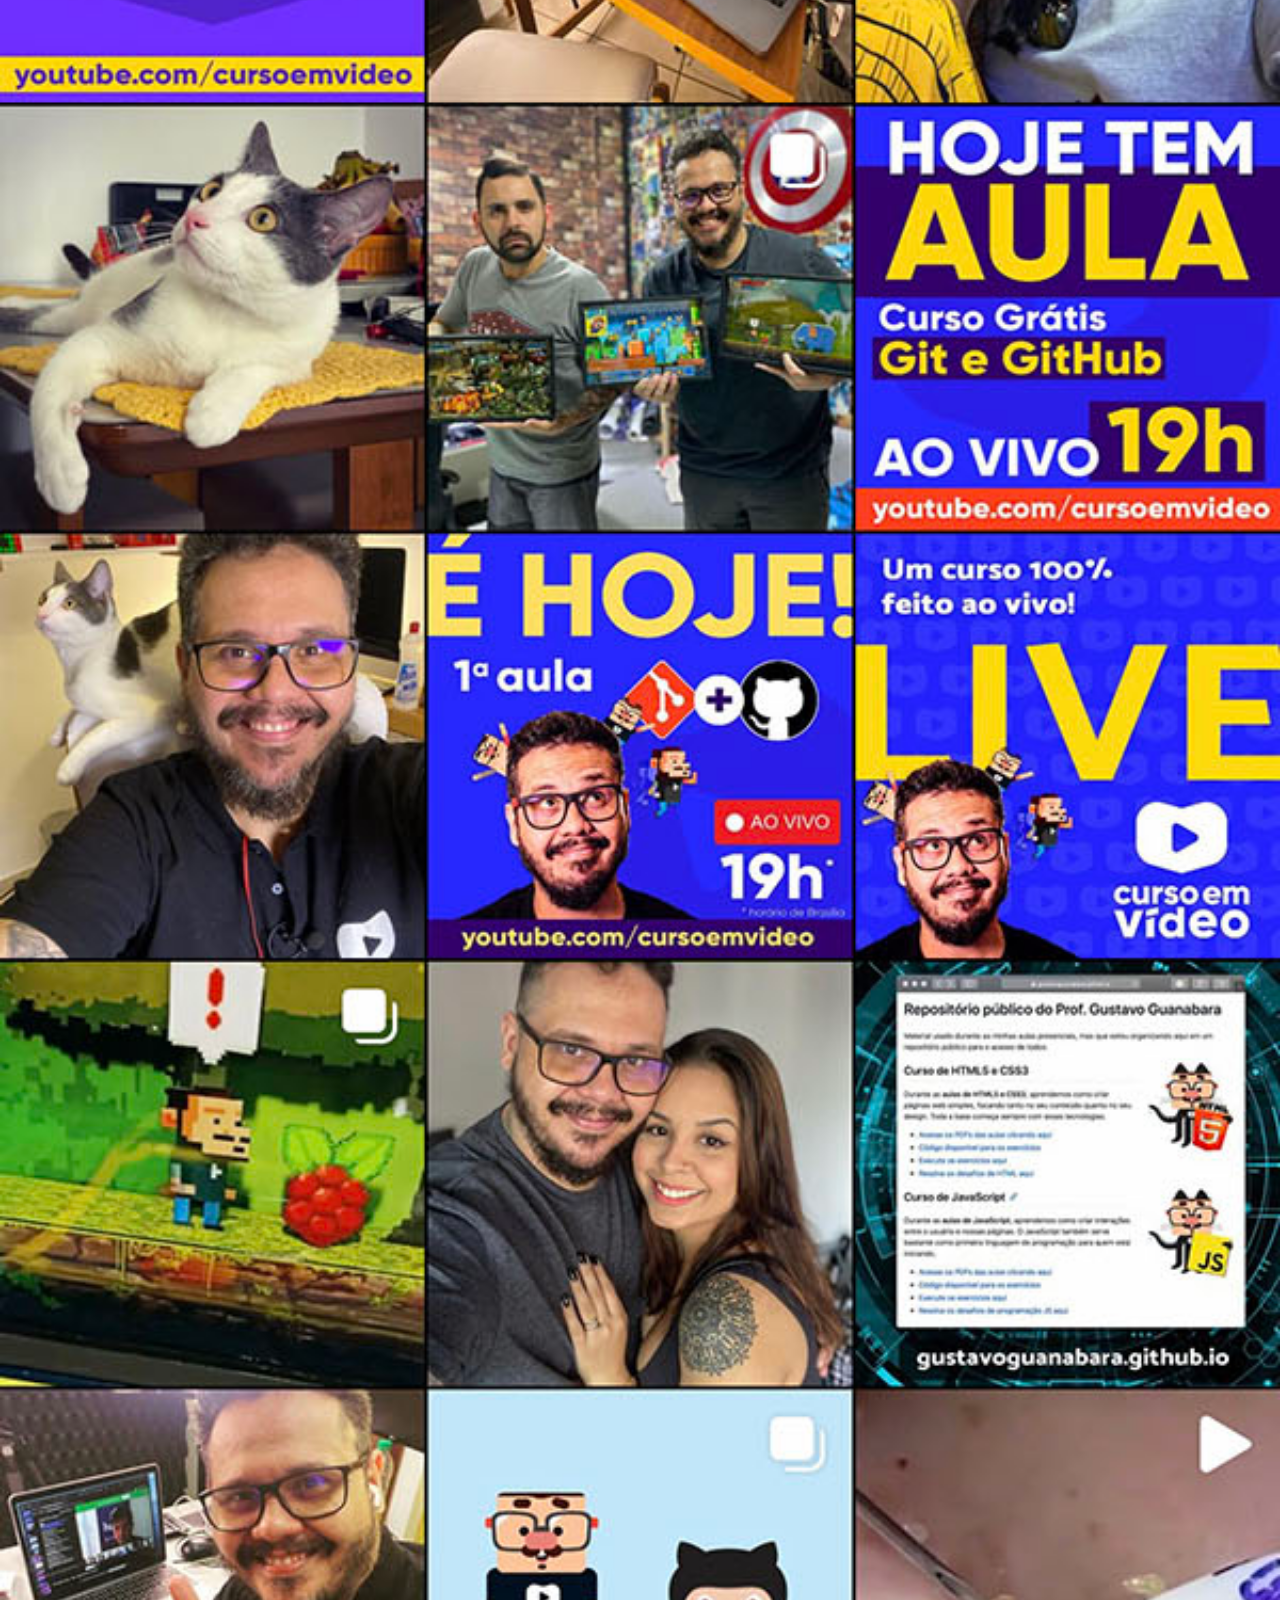
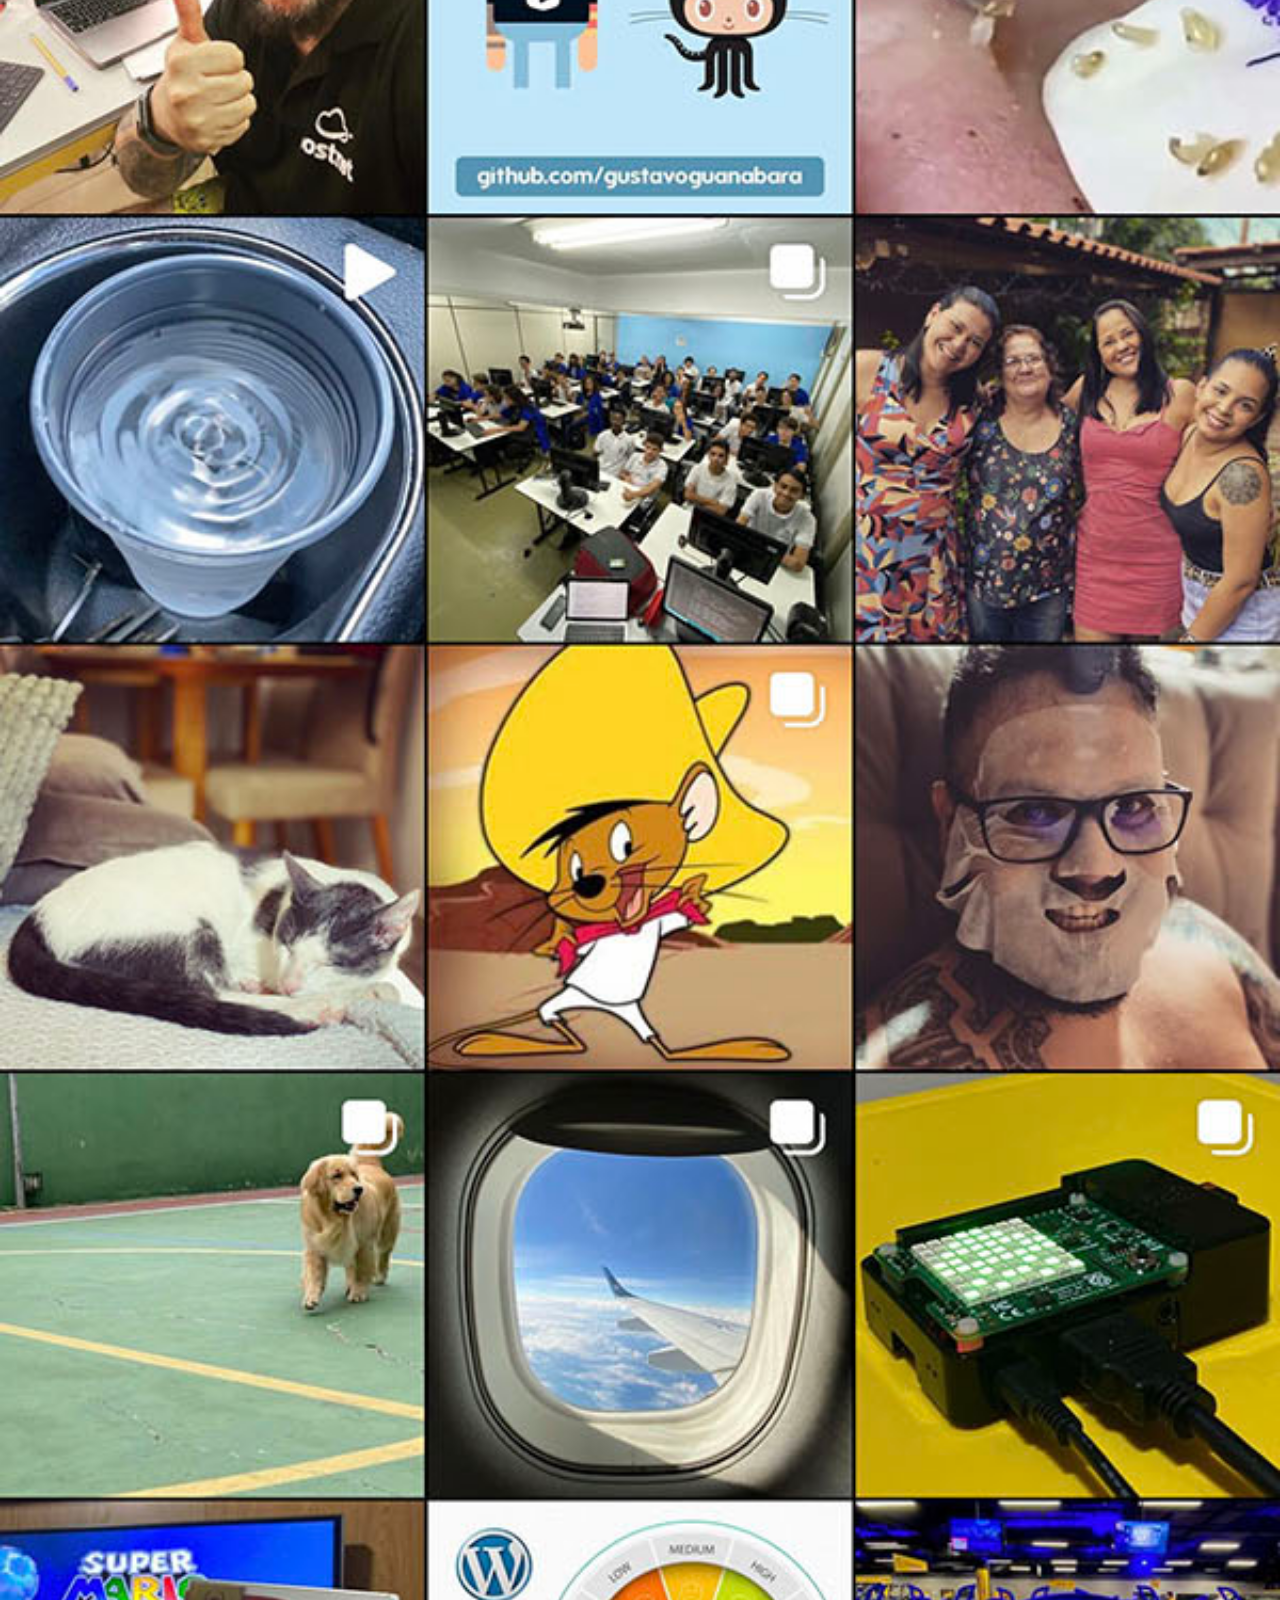
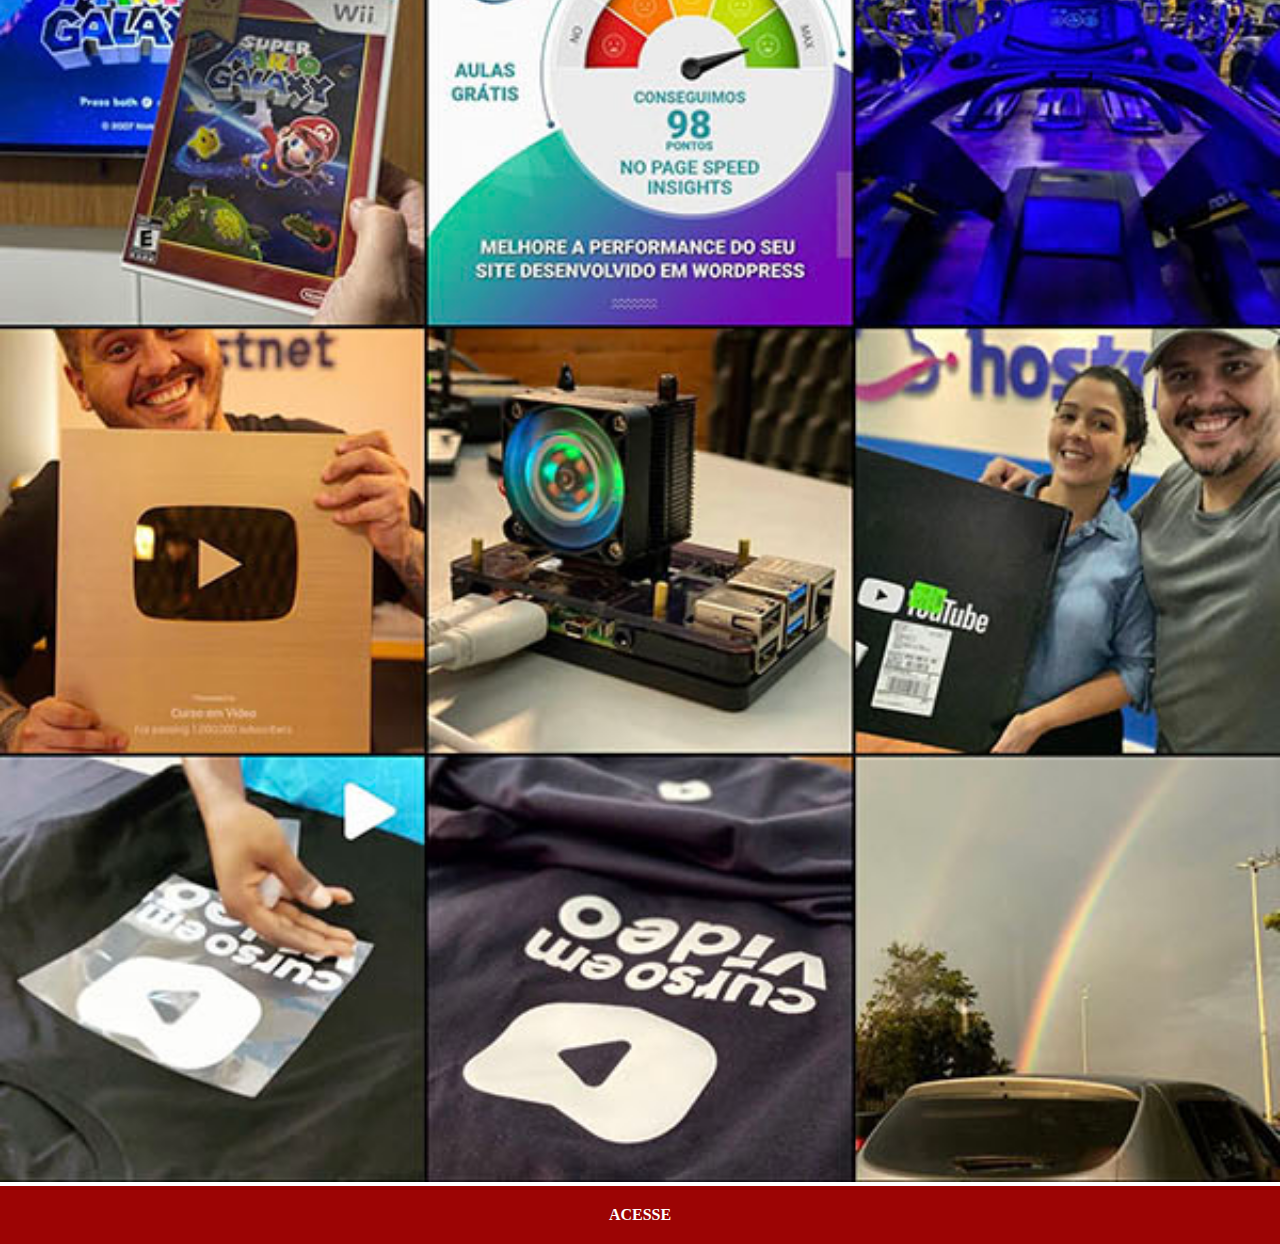
<file: instagram.html>
<!DOCTYPE html>
<html lang="pt-br">
<head>
    <meta charset="UTF-8">
    <meta name="viewport" content="width=device-width, initial-scale=1.0">
    <title>Instagram</title>
    <link rel="stylesheet" href="estilos/social.css">
</head>
<body>
    <img src="imagens/tela-instagram.jpg" alt="Instagram">
    <a href="https://www.instagram.com/gustavoguanabara" target="_blank">ACESSE</a>

    
</body>
</html>
</file>
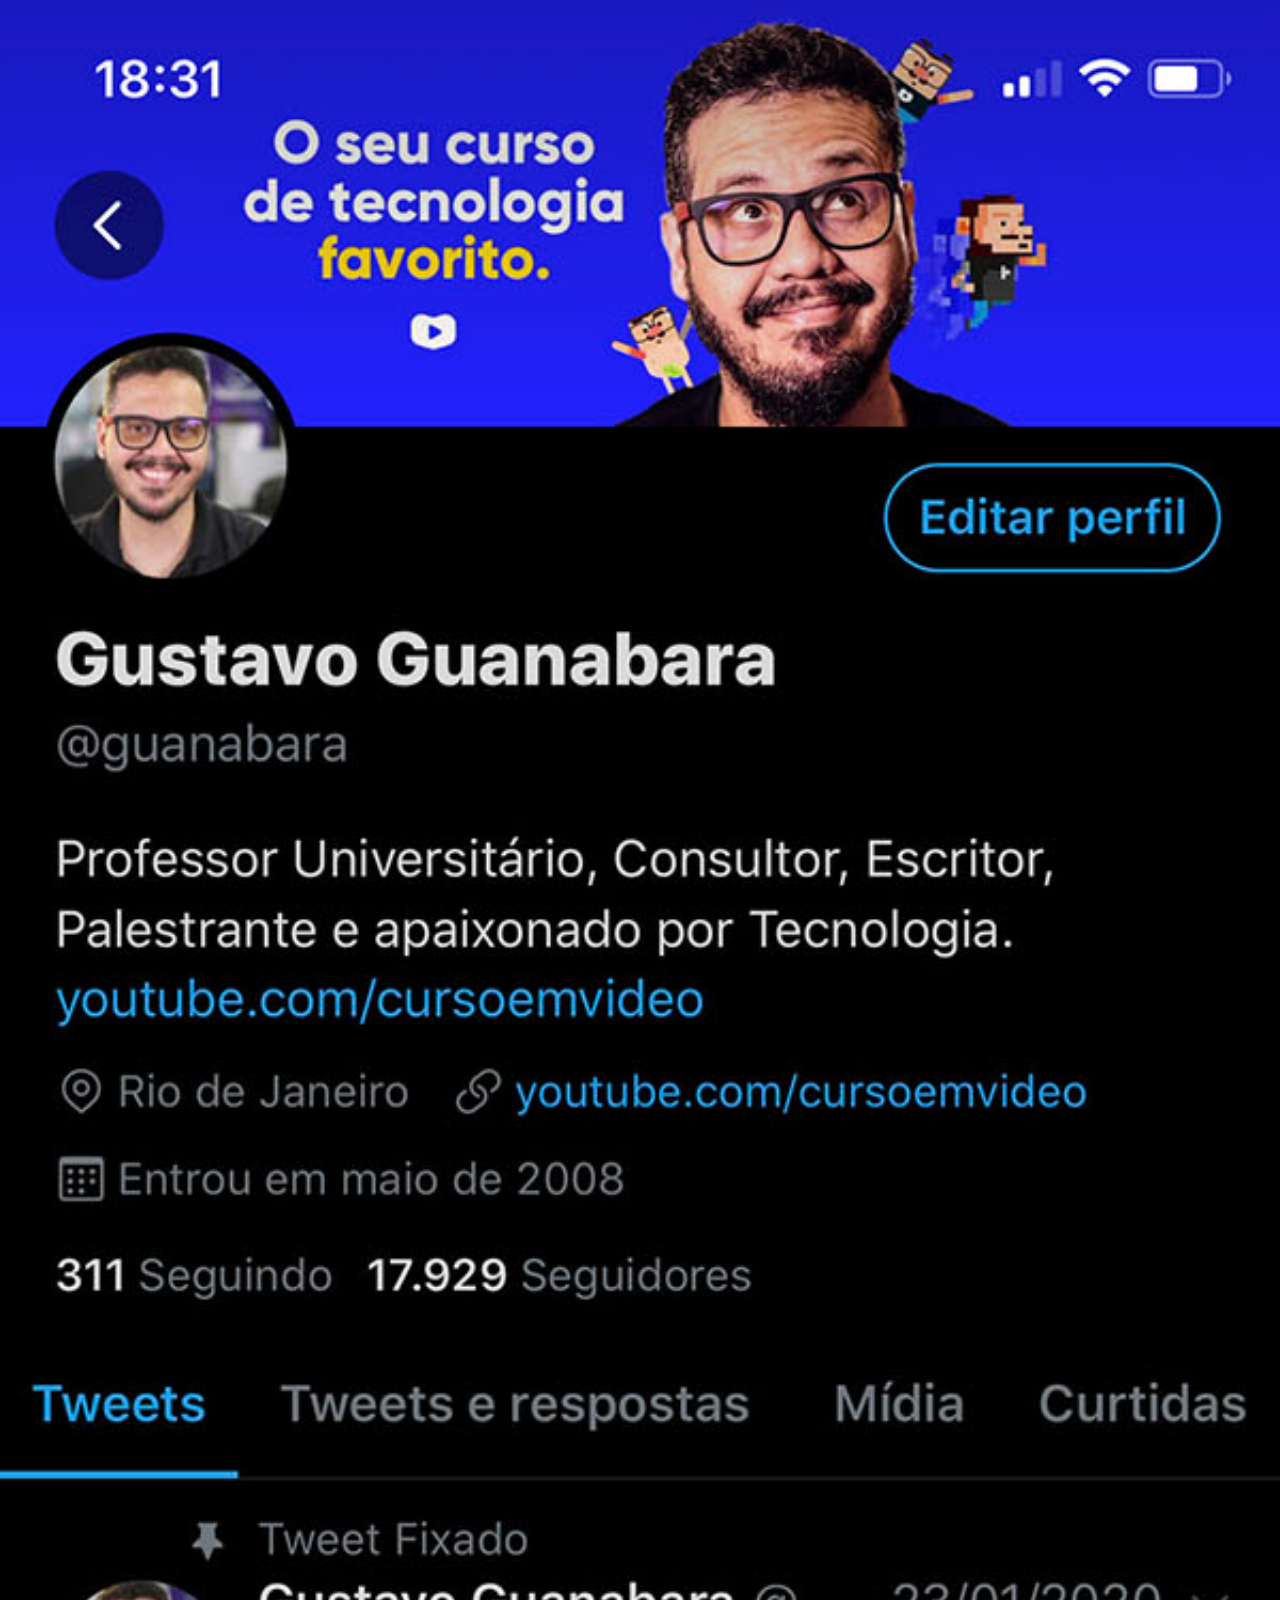
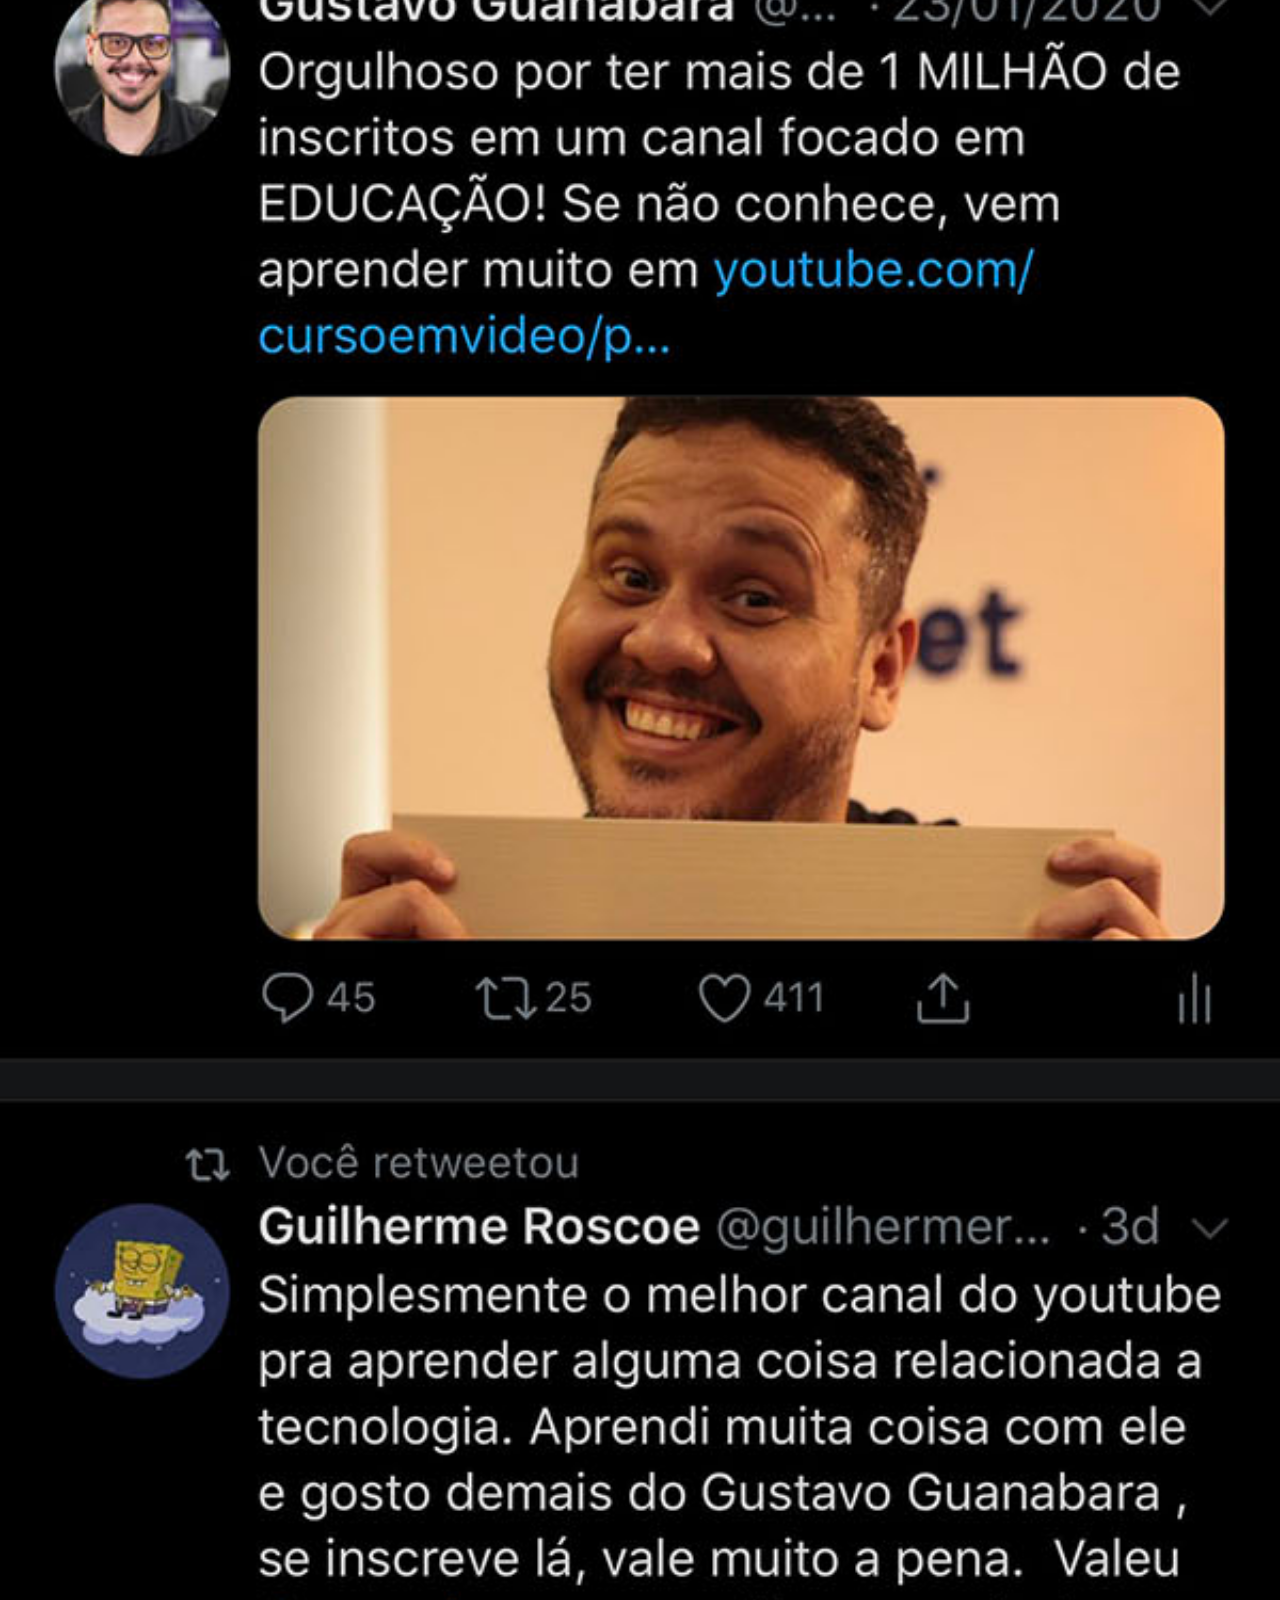
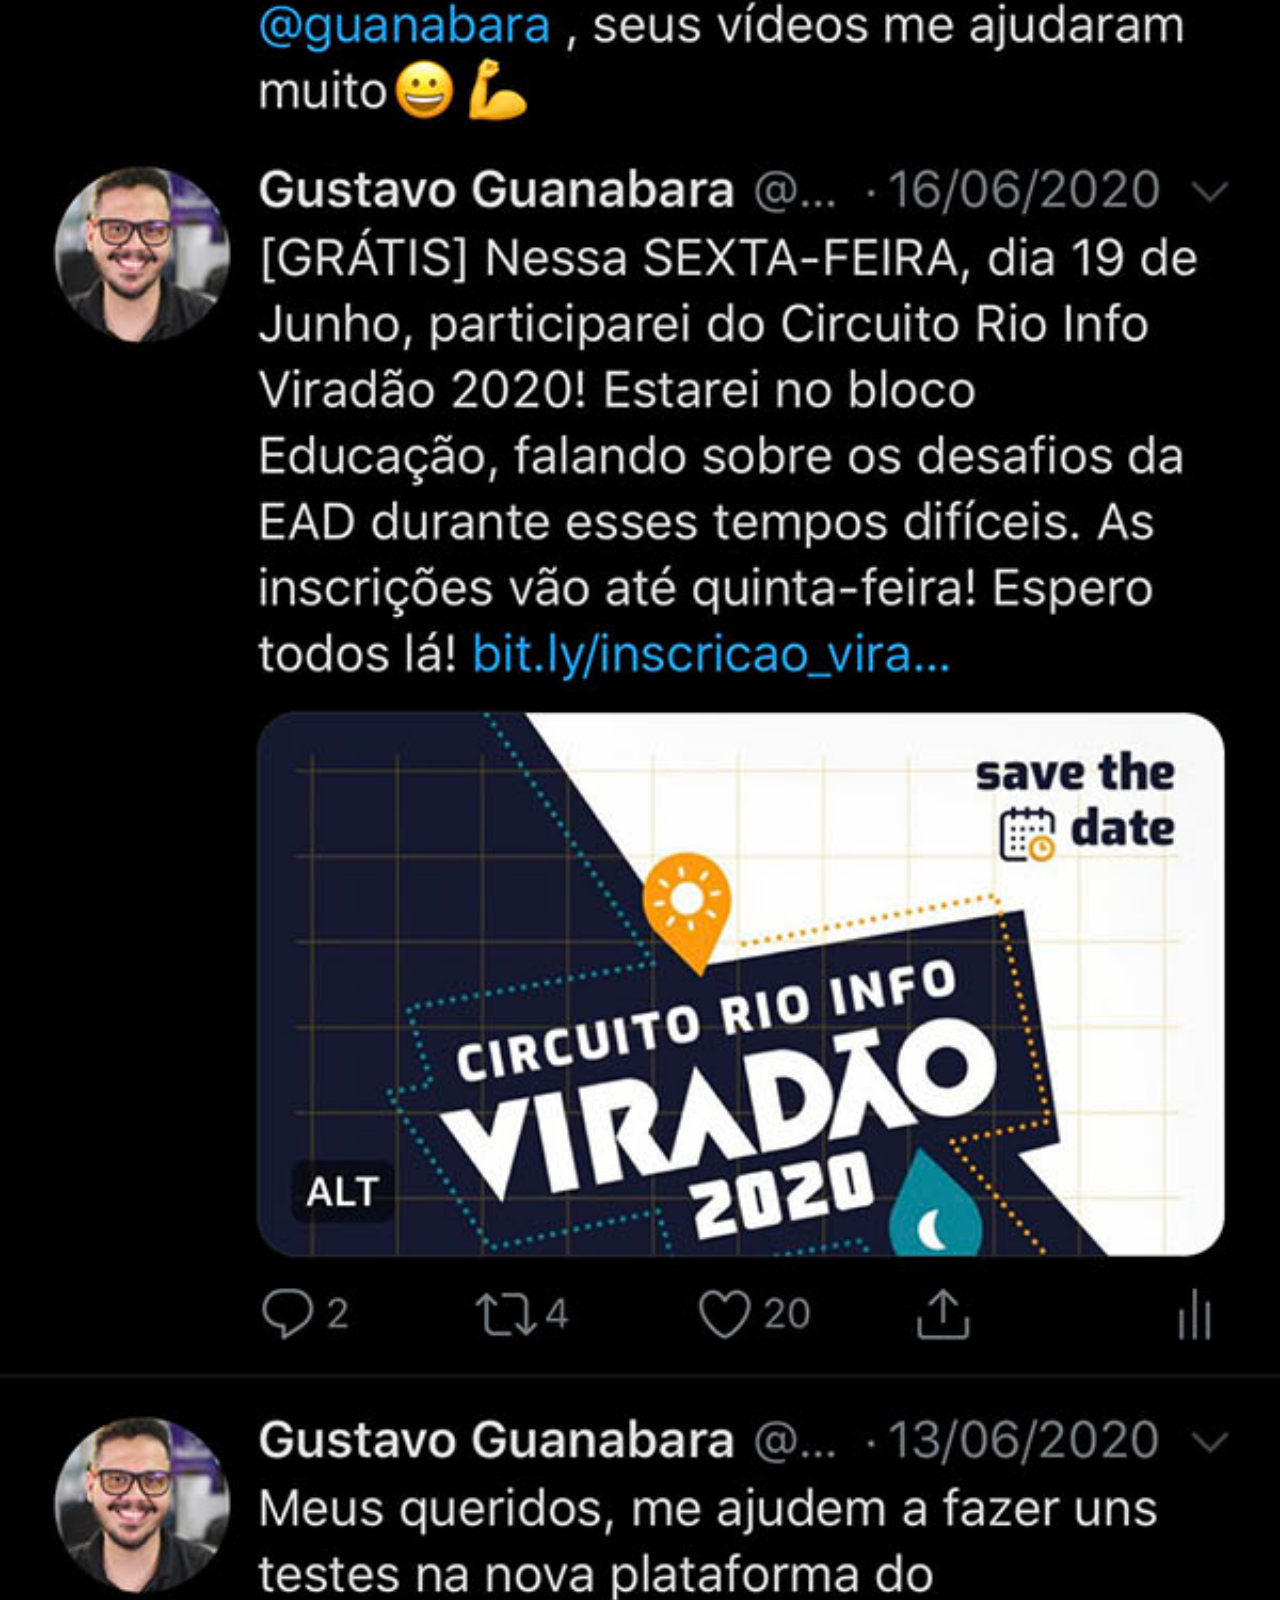
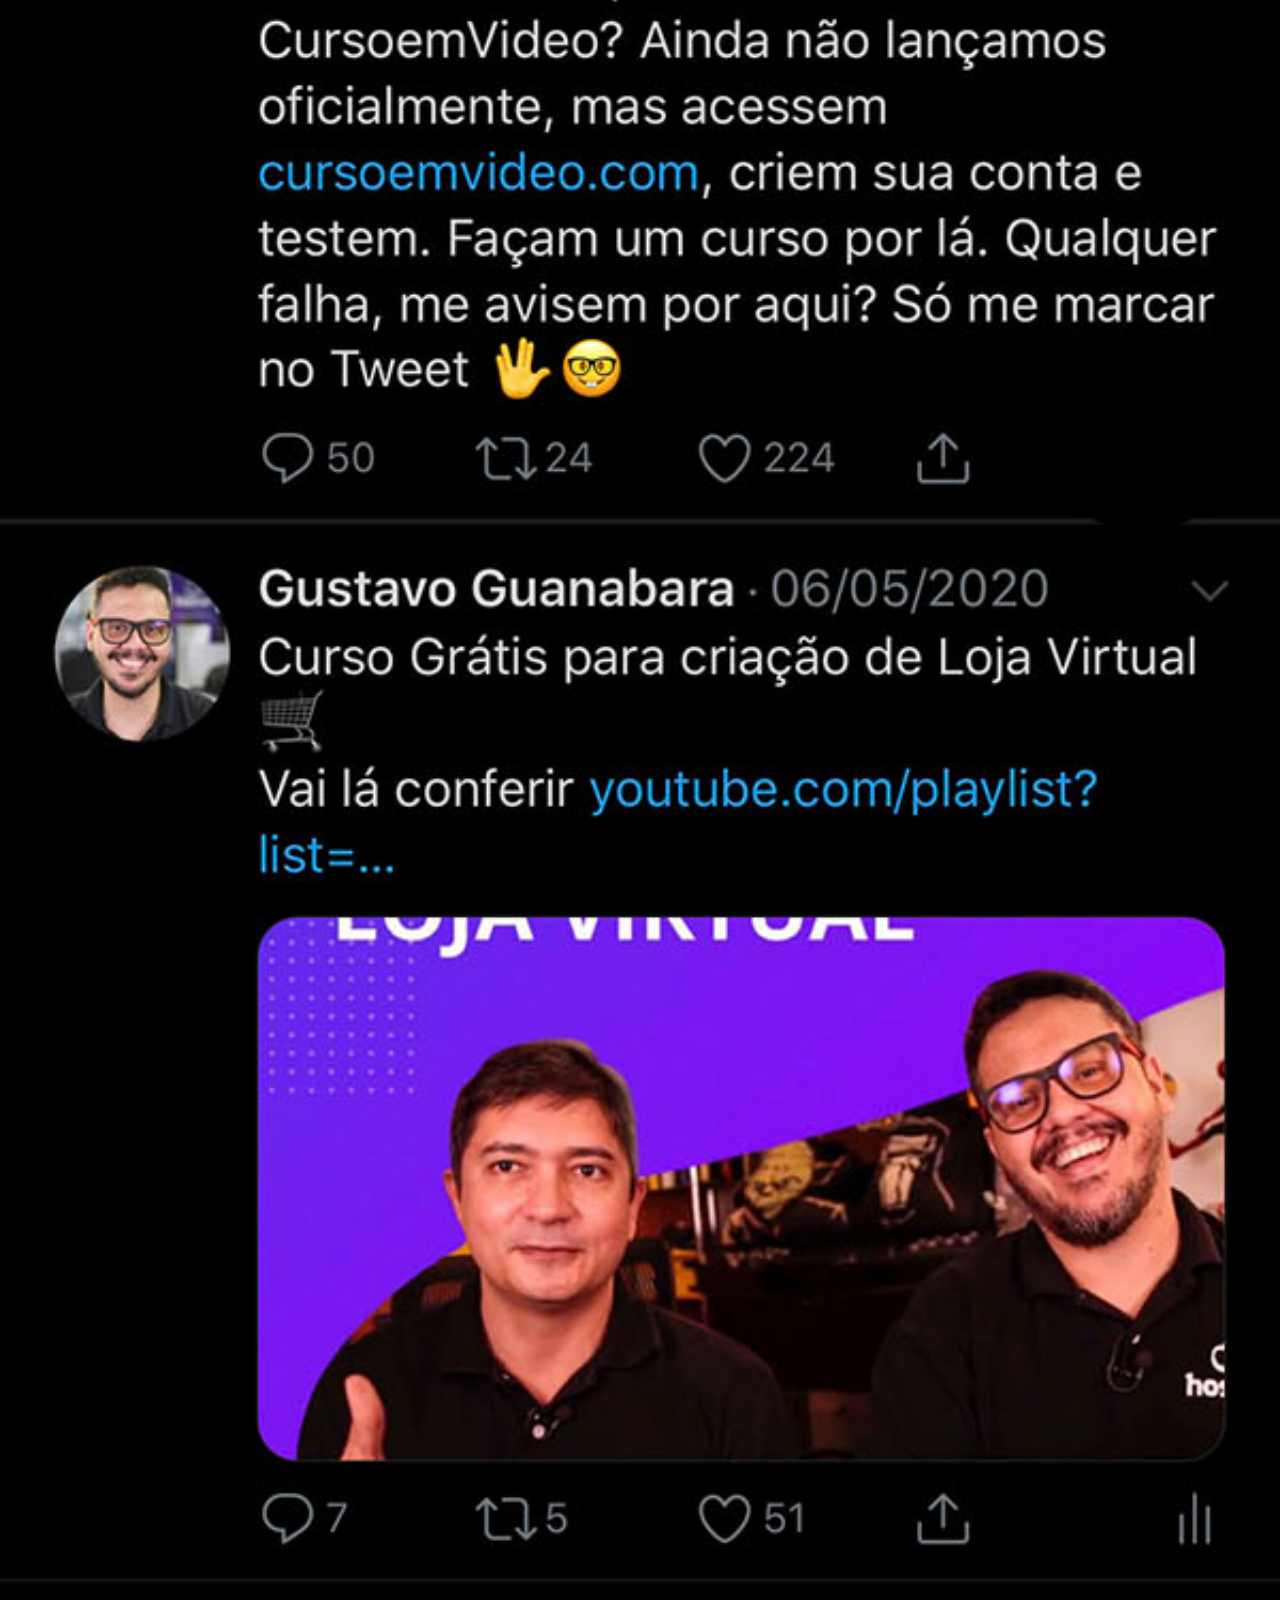
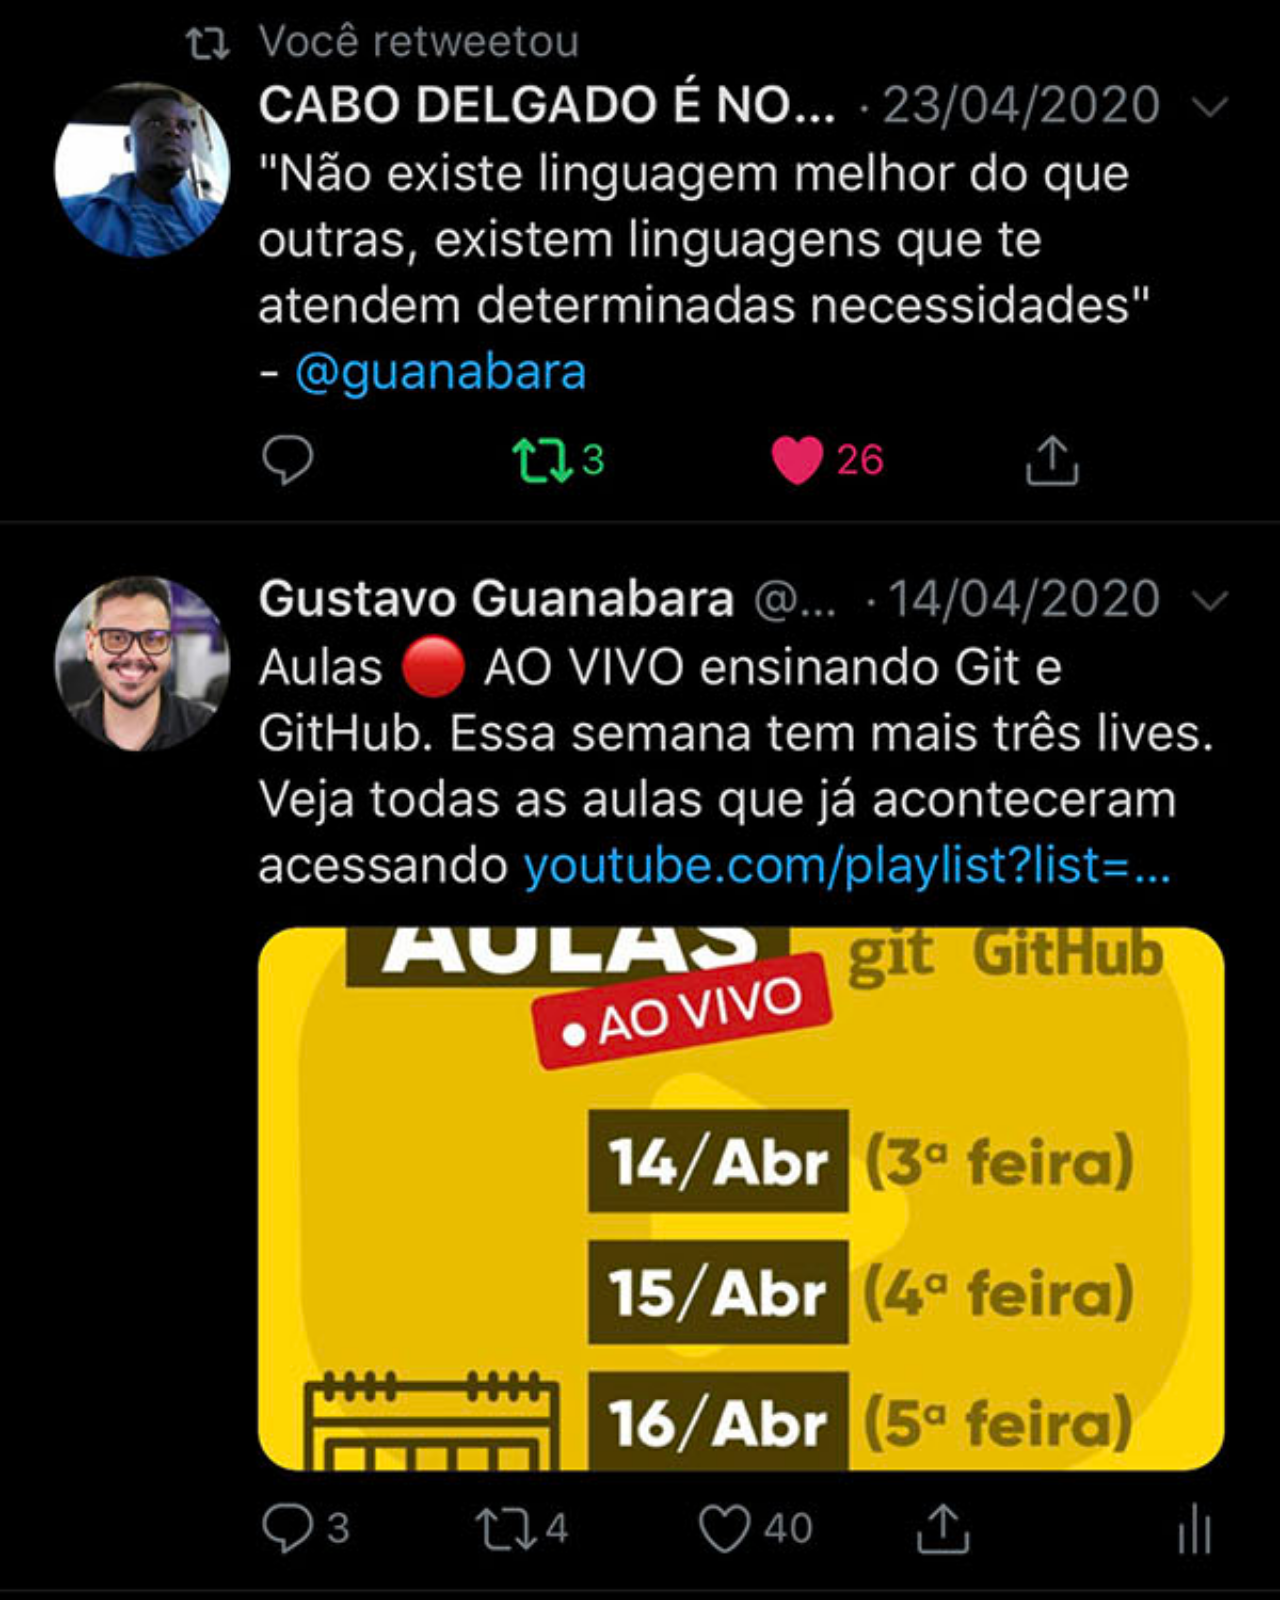
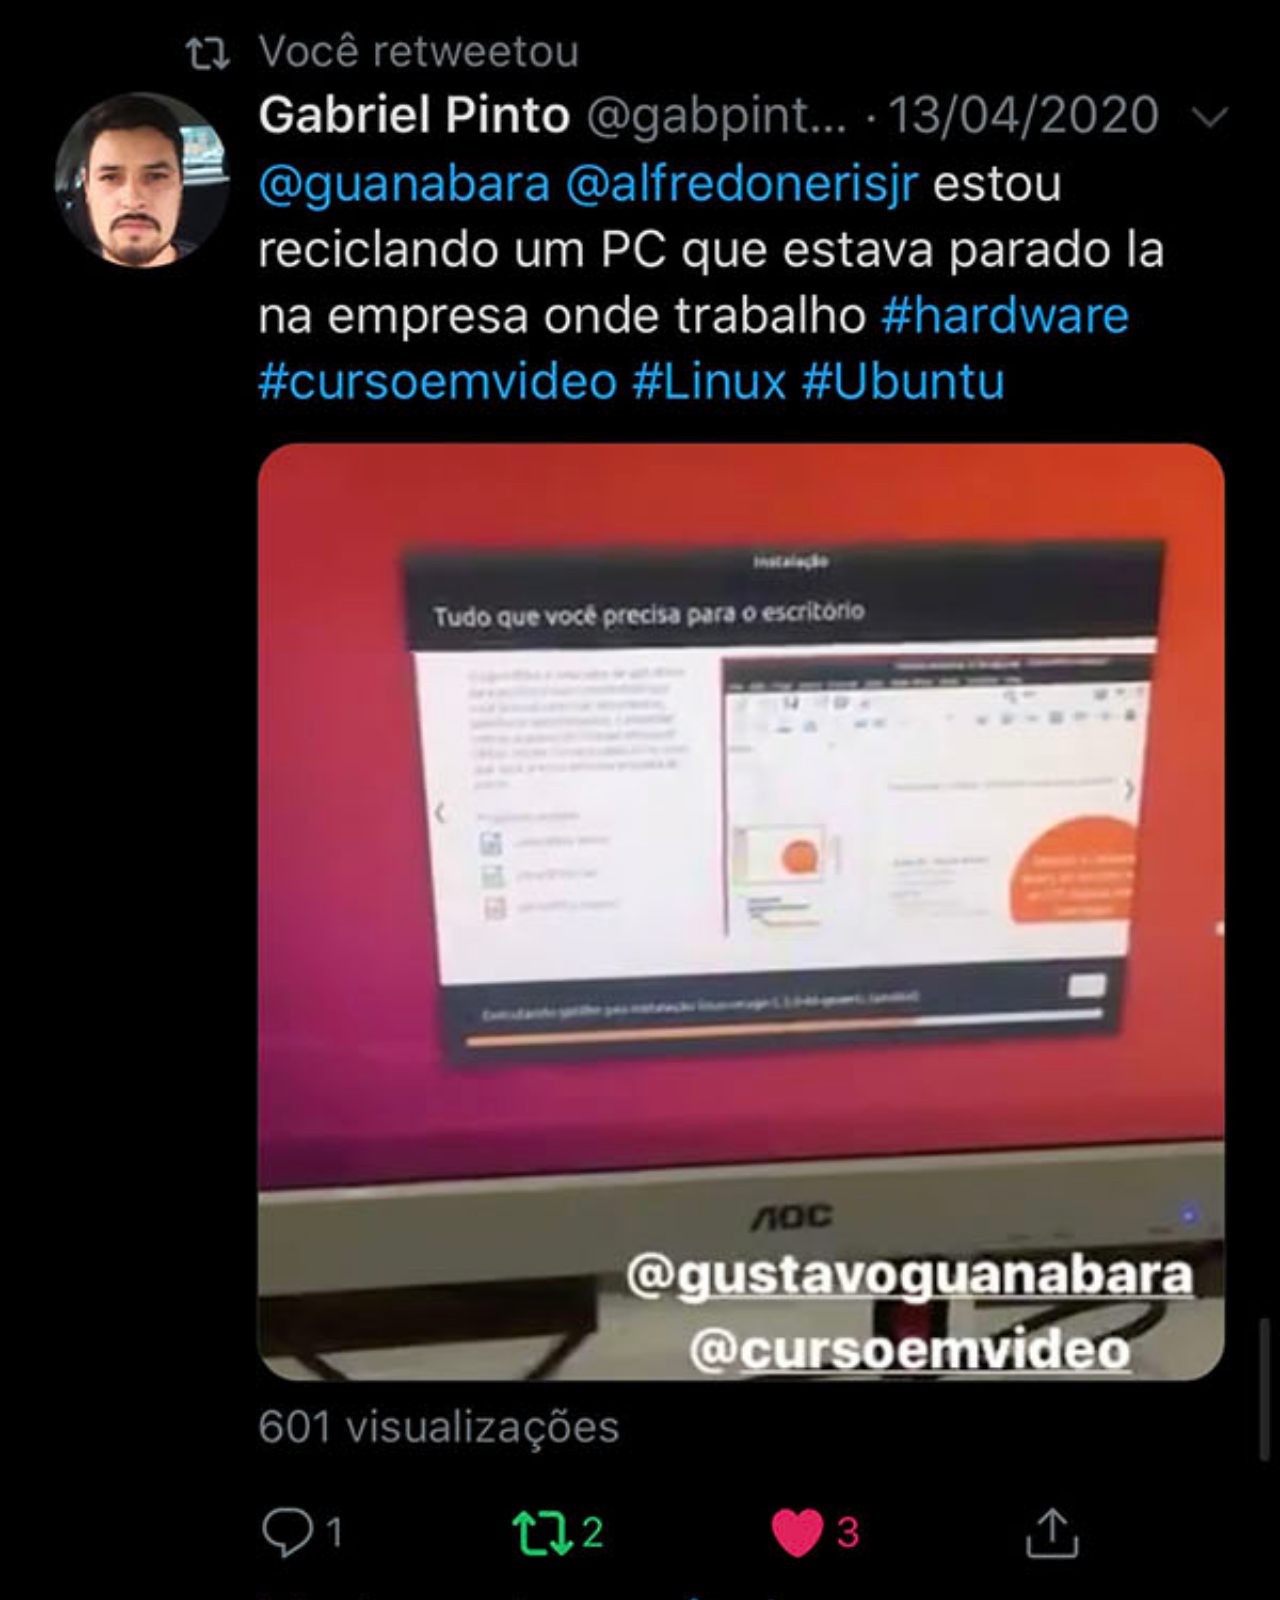
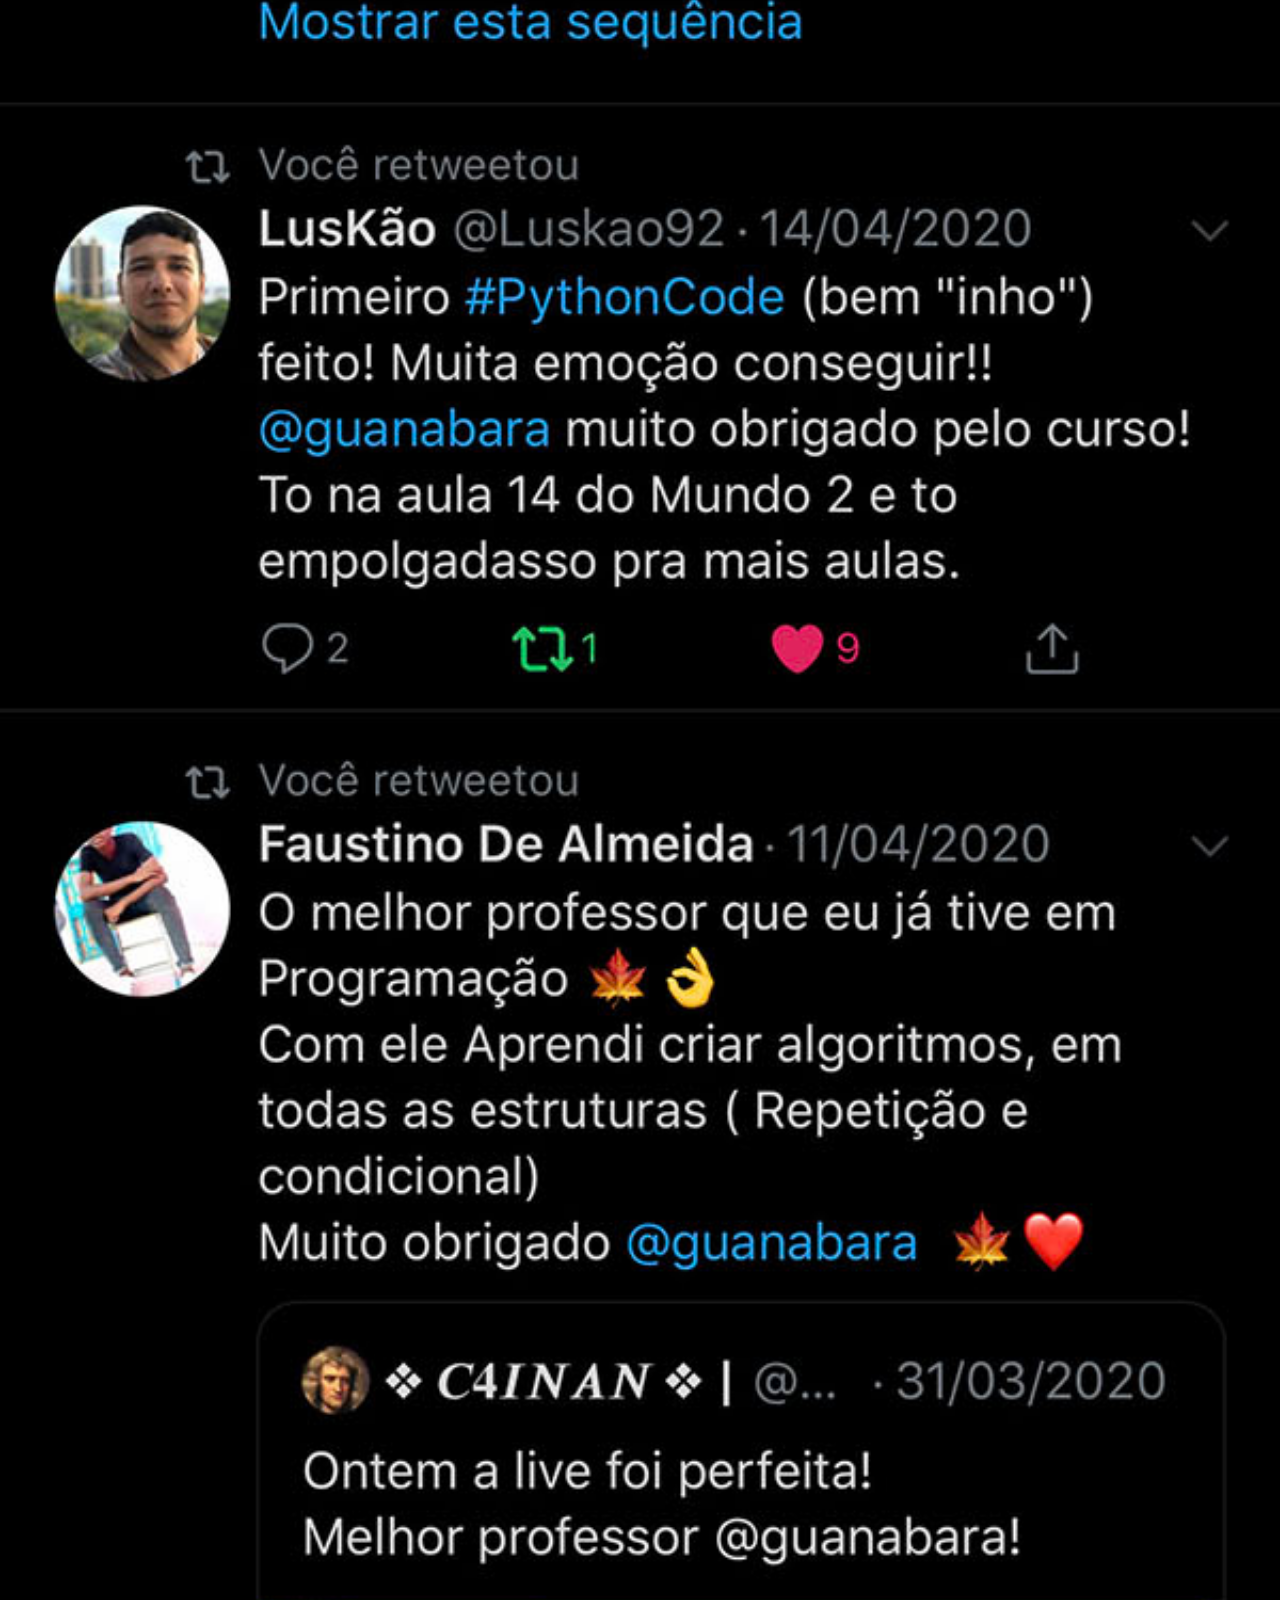
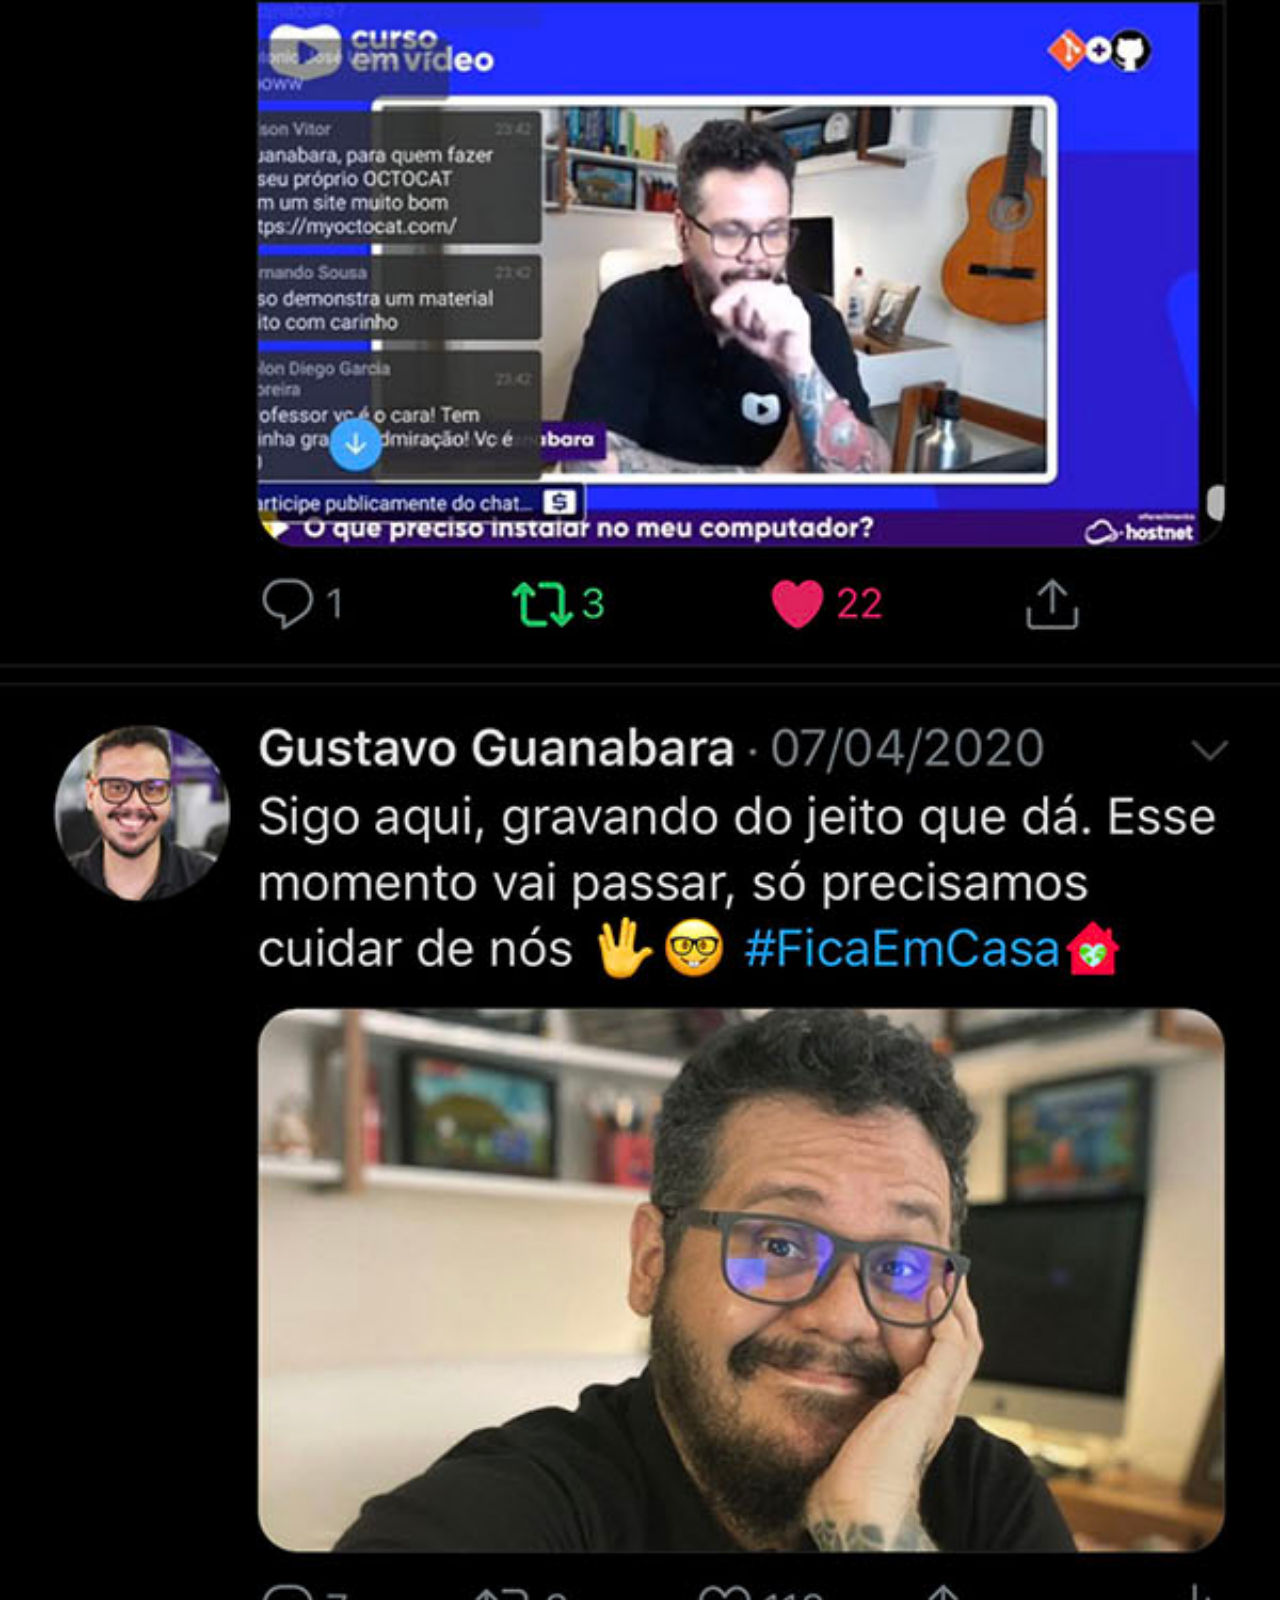
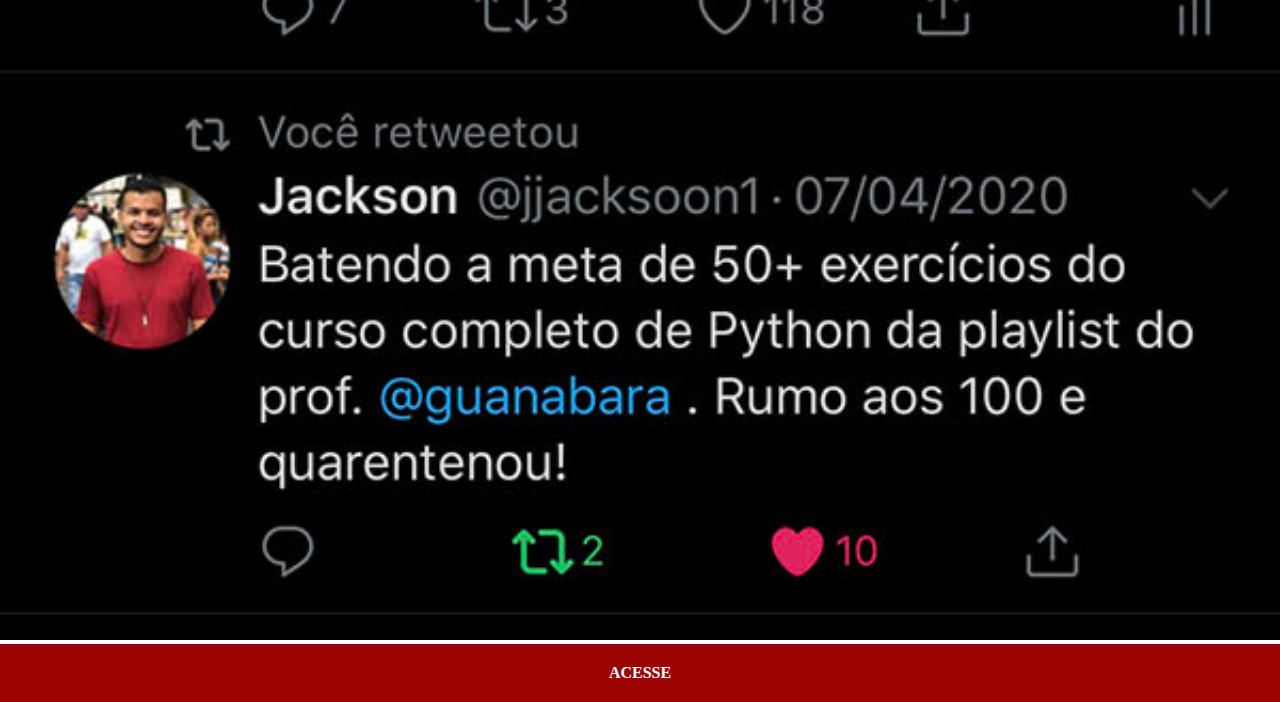
<file: twitter.html>
<!DOCTYPE html>
<html lang="pt-br">
<head>
    <meta charset="UTF-8">
    <meta name="viewport" content="width=device-width, initial-scale=1.0">
    <title>Twitter</title>
    <link rel="stylesheet" href="estilos/social.css">
</head>
<body>
    <img src="imagens/tela-twitter.jpg" alt="Twitter">
    <a href="https://www.twitter.com/guanabara" target="_blank">ACESSE</a>

    
</body>
</html>
</file>
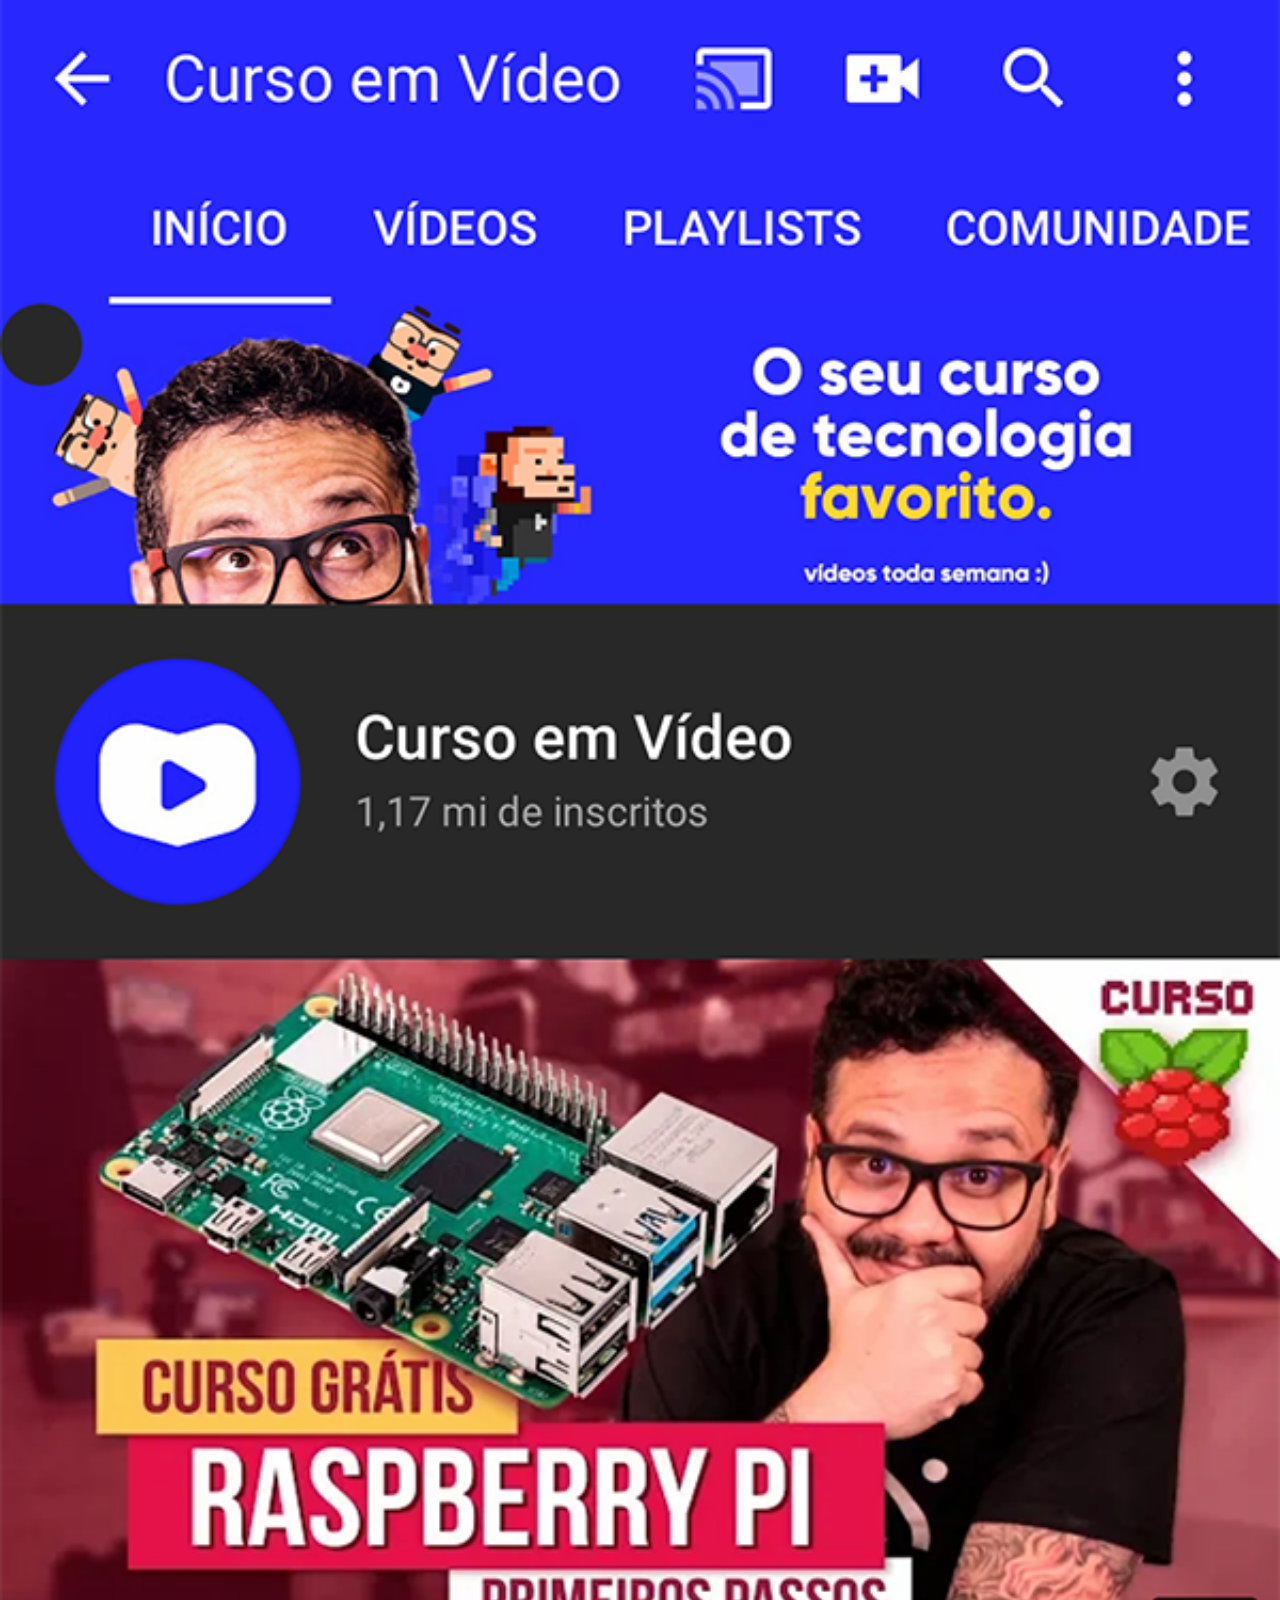
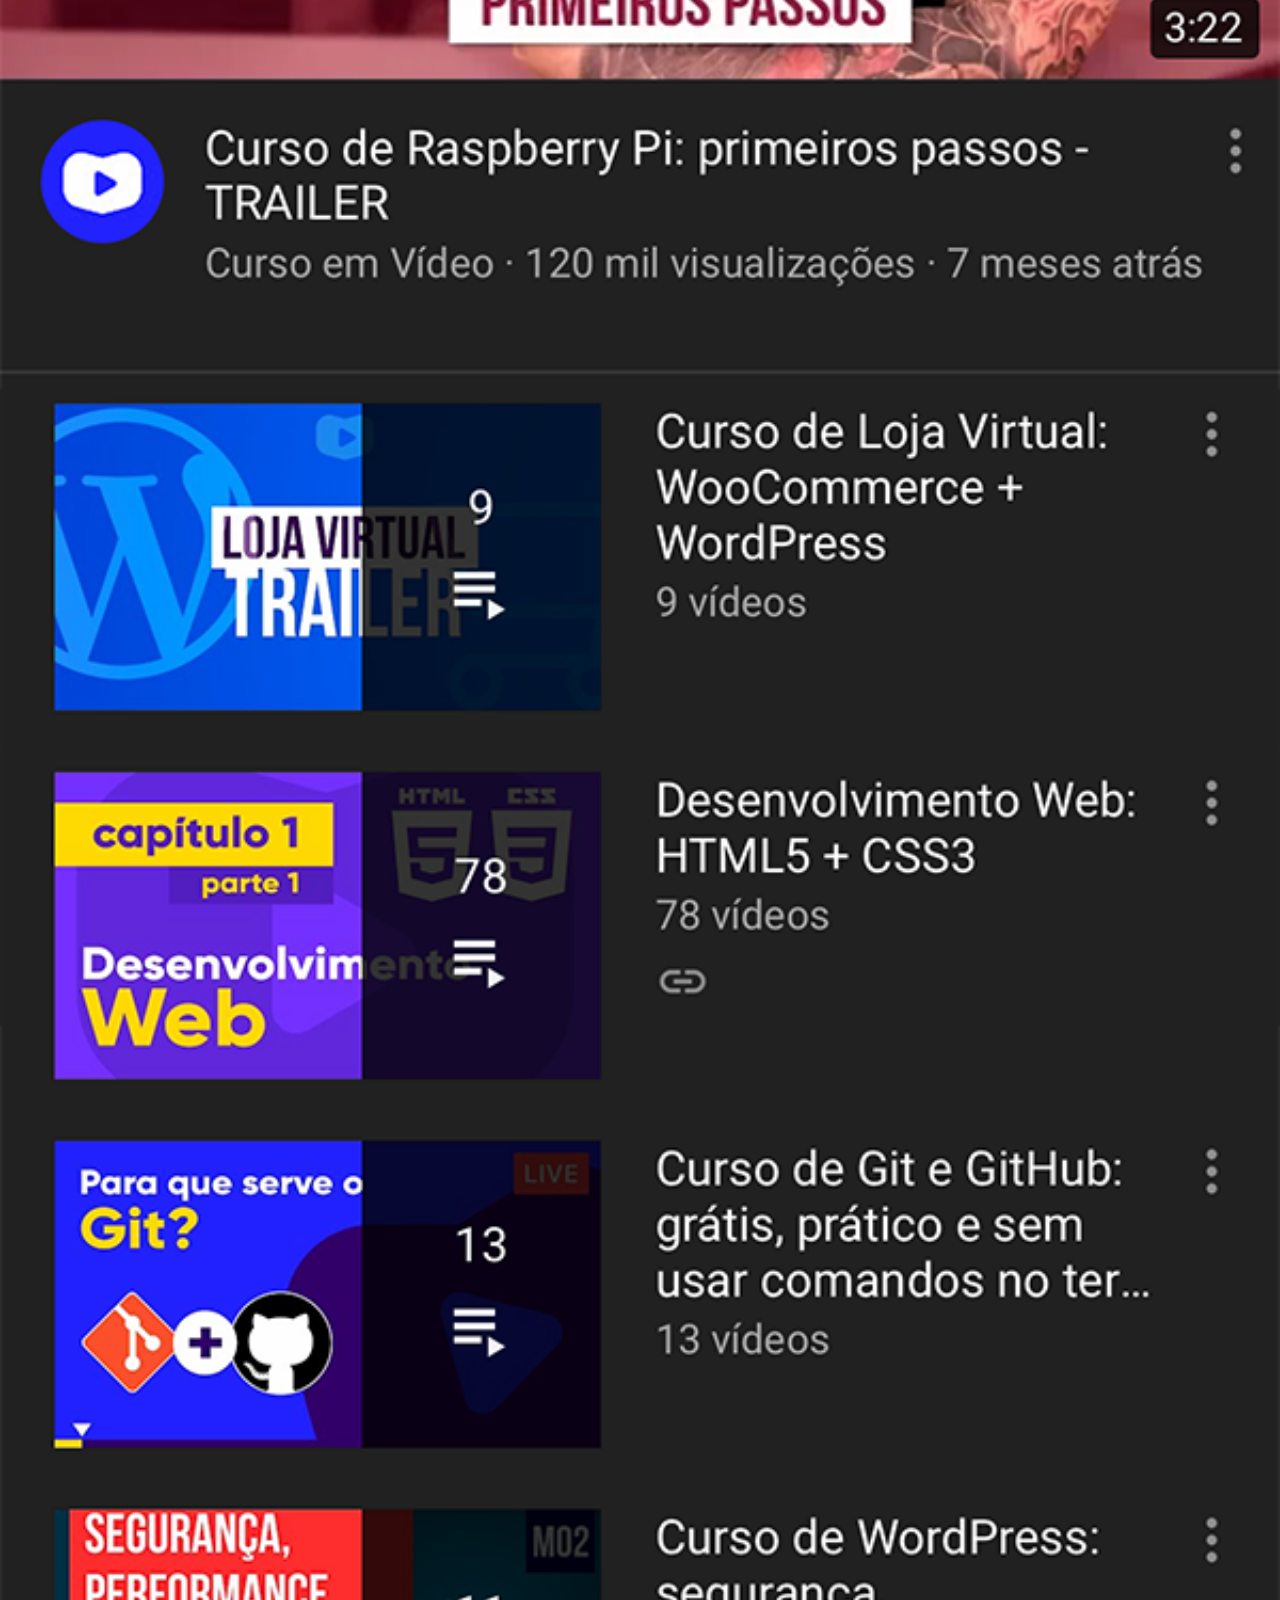
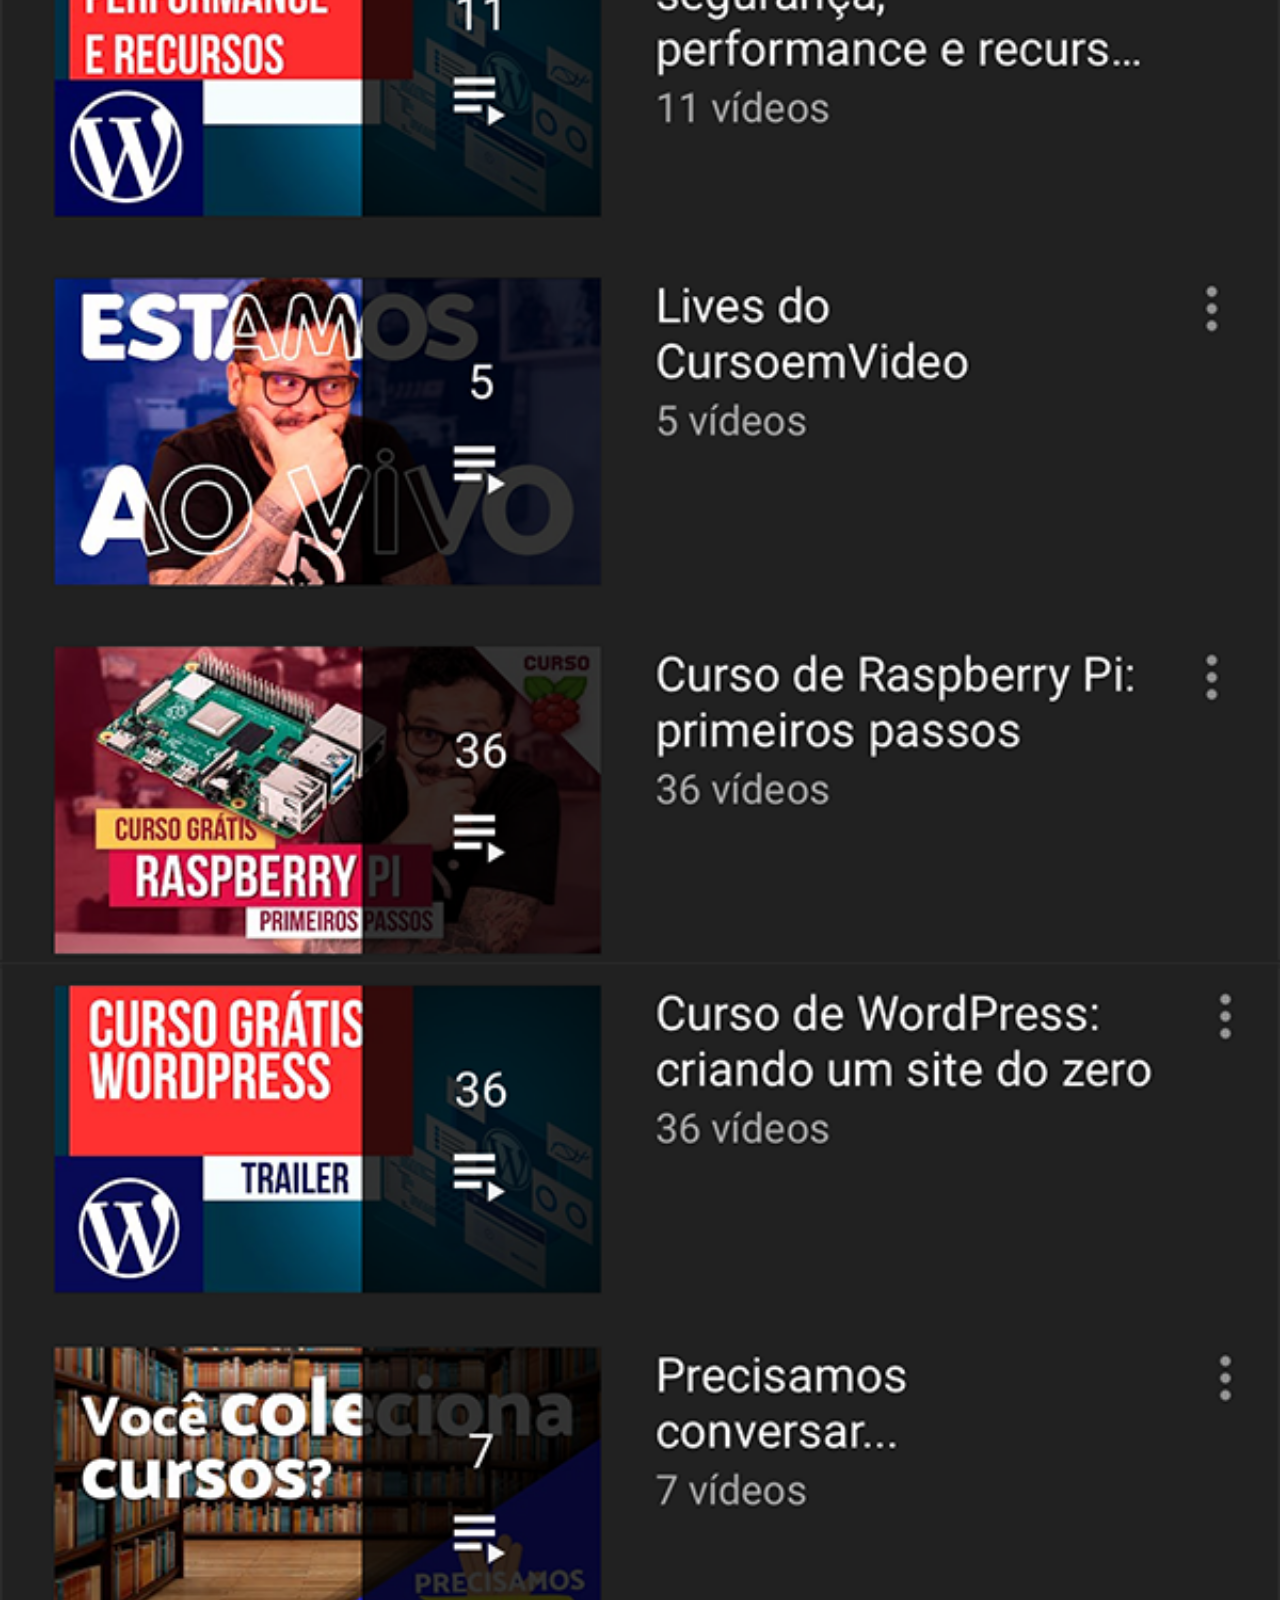
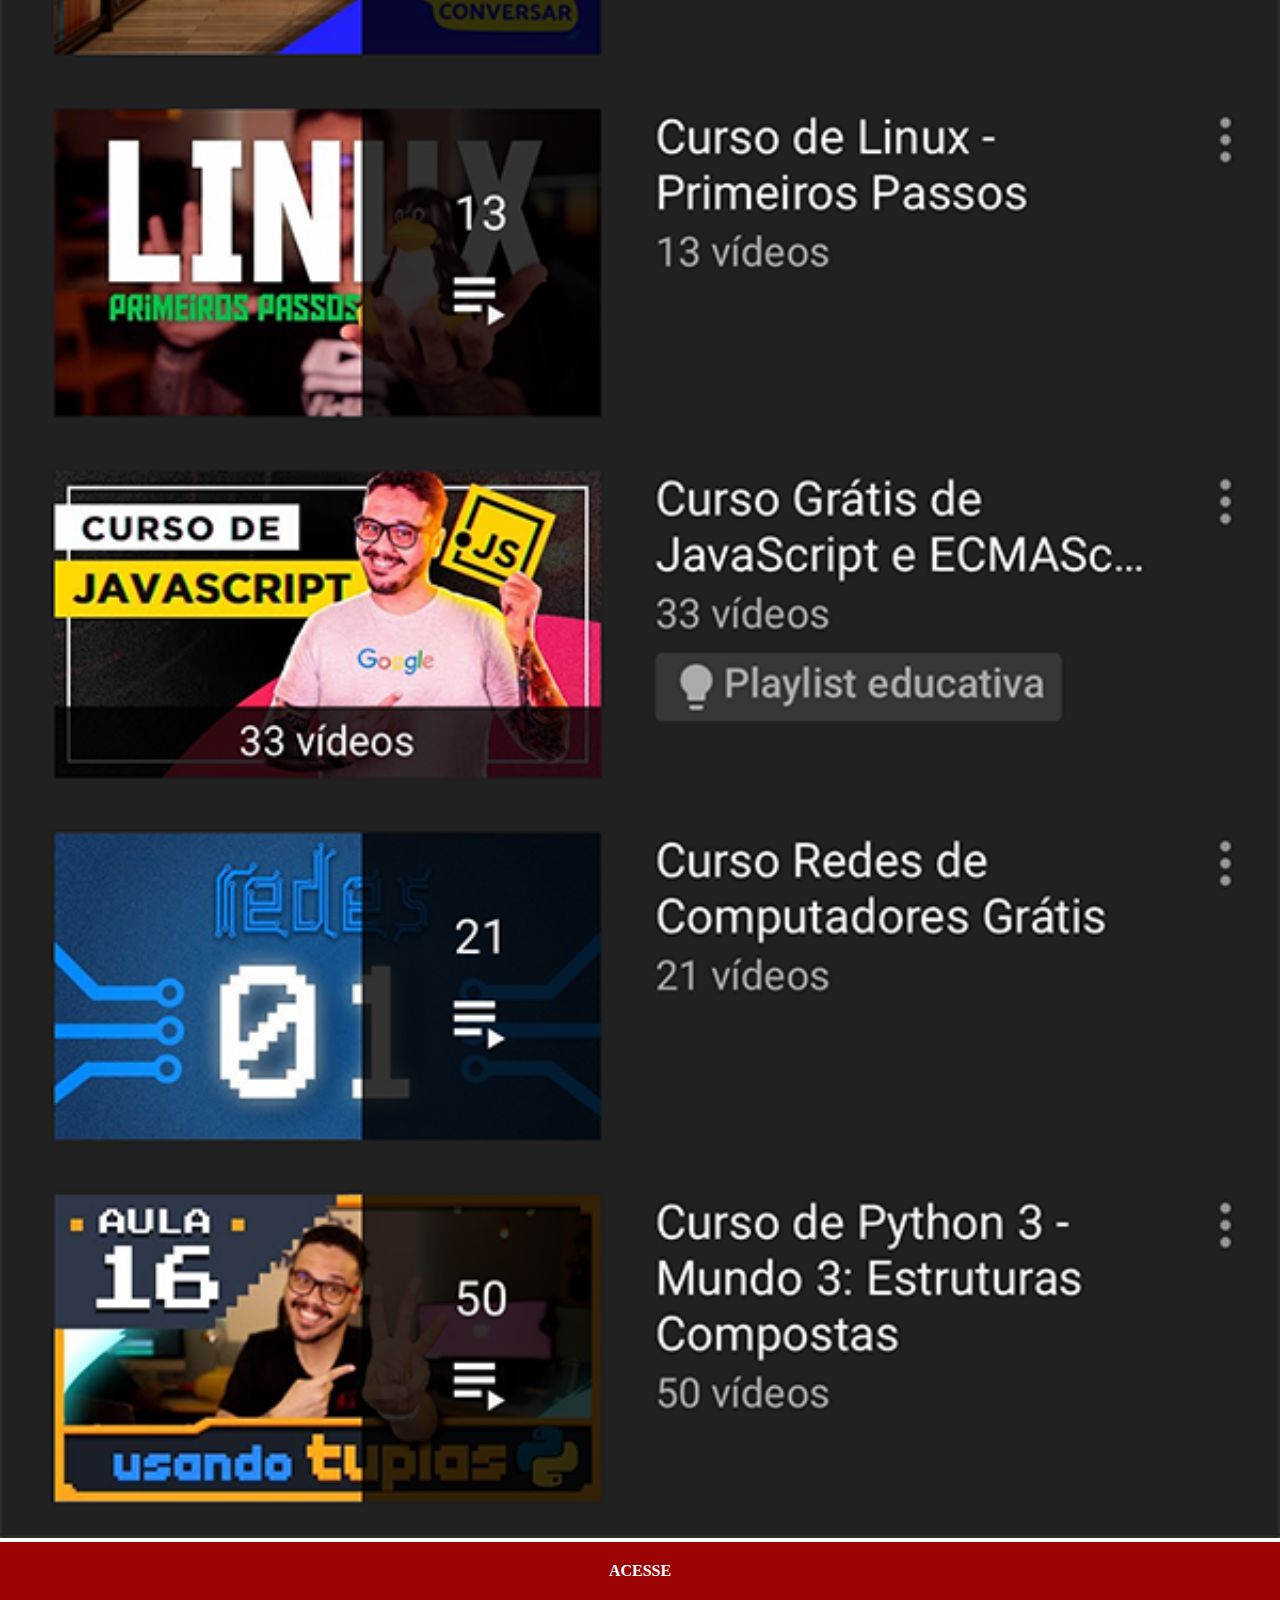
<file: youtube.html>
<!DOCTYPE html>
<html lang="pt-br">
<head>
    <meta charset="UTF-8">
    <meta name="viewport" content="width=device-width, initial-scale=1.0">
    <title>YouTube</title>
    <link rel="stylesheet" href="estilos/social.css">

</head>
<body>
    <img src="imagens/tela-youtube.png" alt="YouTube">
    <a href="https://www.youtube.com/user/cursoemvideo/playlists" target="_blank">ACESSE</a>

</body>
</html>
</file>
<file: estilos/style.css>
@charset "UTF-8";

* {
    margin: 0;
    padding: 0;
    font-family: Arial, Helvetica, sans-serif;
}

html, body {
    height: 100vh;
    width: 100vw;
    background-color: #000;
}

body {
    background: url('../imagens/fundo-madeira.jpg') no-repeat top center;
    background-size: cover;
    background-attachment: fixed;

}

main {
    position: relative;
    height: 100vh;    
    
}

section#telefone {
    position: absolute;
    height: 627px;
    width: 311px;
    top: 50%;
    left: 50%;    
    transform: translate(-50%, -50%);
    background: url('../imagens/frame-iphone.png') no-repeat;
}

iframe#tela {
    position: relative;
    top: 80px;
    left: 22px;
    width: 267px;
    height: 471px;
}

section#redes-sociais {
    text-align: right;
}

section#redes-sociais img{
    width: 50px;
    margin: 10px;
    border-radius: 50%;
    box-shadow: 2px 2px 5px rgba(0, 0, 0, 0.400);
    box-sizing: border-box;
}

section#redes-sociais img:hover {
    border: 2px solid rgba(255, 255, 255, 0.300);
    transform: translate(-3px, -3px);
    box-shadow: 5px 5px 10px rgba(0, 0, 0, 0.500);
    transition: 0.3s;
}
</file>
<file: estilos/social.css>
@charset "UFT-8";

*{
    margin: 0;
    padding: 0;            
}

::-webkit-scrollbar {
    width: 0px;
    height: 0px;
}

img {
    width: 100vw;

}

a {
    display: block;
    background-color: rgb(156, 4, 4);
    color: white;
    padding: 20px;
    text-decoration: none;
    text-align: center;
    font-weight: bolder;
}

a:hover {
    background-color: red;
}
</file>
